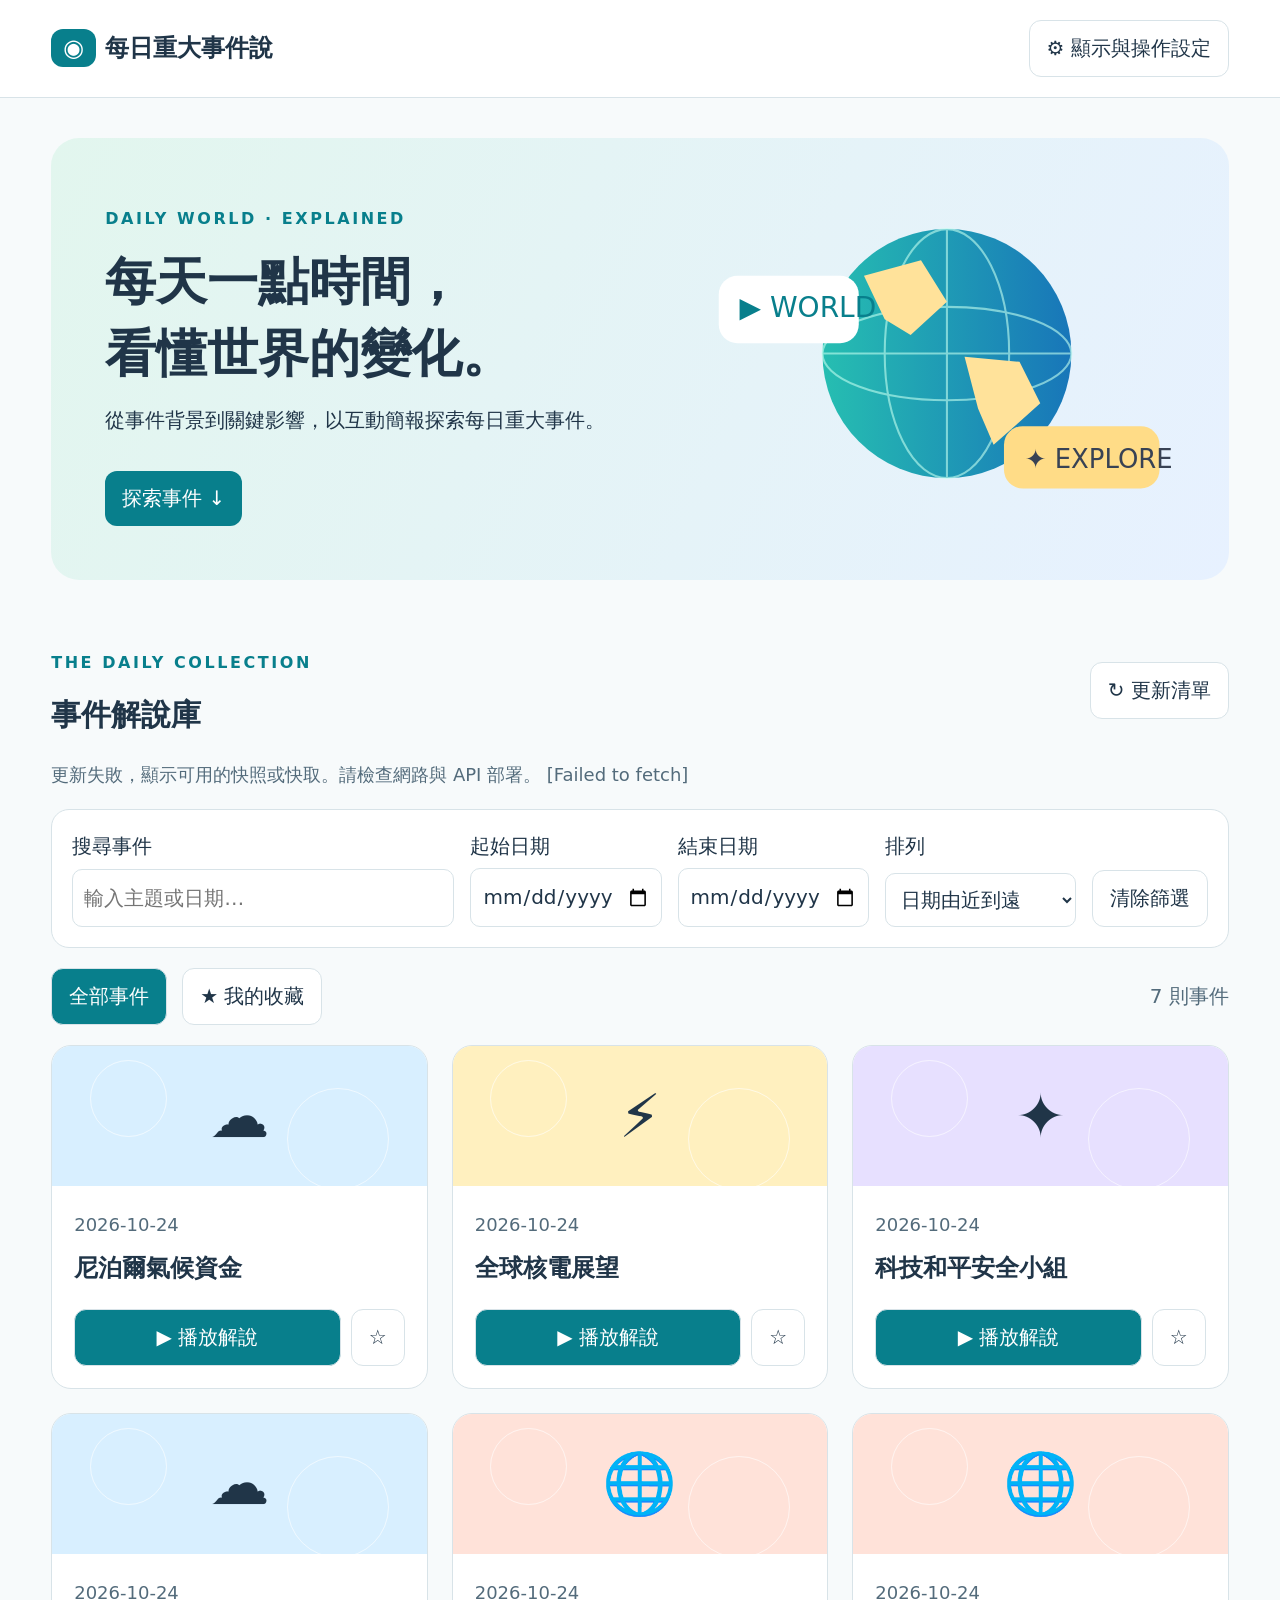
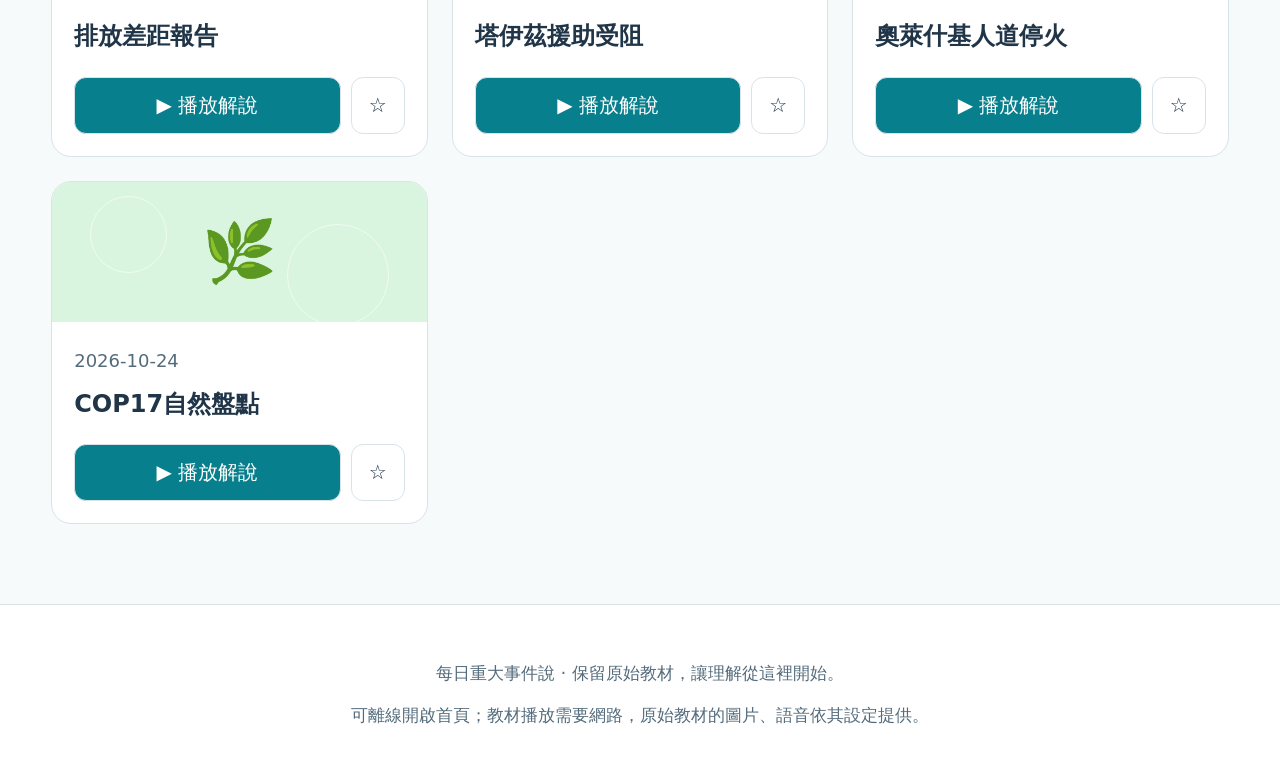
<file: index.html>
<!doctype html>
<html lang="zh-Hant"><head><meta charset="utf-8"><meta name="viewport" content="width=device-width,initial-scale=1"><meta name="theme-color" content="#087f8c"><meta name="description" content="每日重大事件的視覺化解說與互動學習"><title>每日重大事件說</title><link rel="manifest" href="manifest.webmanifest"><link rel="icon" href="assets/icon.svg"><link rel="stylesheet" href="style.css"><script defer src="config.js?v=2"></script><script defer src="app.js?v=2"></script></head>
<body><a class="skip" href="#library">跳至事件清單</a><header><a class="brand" href="./"><span>◉</span> <span data-i="brand">每日重大事件說</span></a><button id="settingsOpen" data-i="settings">⚙️ 顯示與操作設定</button></header>
<main id="shell"><section class="hero"><div><p class="eyebrow">DAILY WORLD · EXPLAINED</p><h1 data-i="hero">每天一點時間，<br>看懂世界的變化。</h1><p data-i="intro">從事件背景到關鍵影響，以互動簡報探索每日重大事件。</p><a class="primary" href="#library" data-i="browse">探索事件 ↓</a></div><svg viewBox="0 0 460 310" role="img" aria-label="世界事件示意圖"><defs><linearGradient id="g"><stop stop-color="#26beb1"/><stop offset="1" stop-color="#1876b9"/></linearGradient></defs><circle cx="240" cy="150" r="120" fill="url(#g)"/><g fill="none" stroke="#c2fff0" stroke-width="2" opacity=".6"><ellipse cx="240" cy="150" rx="60" ry="120"/><ellipse cx="240" cy="150" rx="120" ry="45"/><path d="M120 150h240M240 30v240"/></g><g fill="#ffe29a"><path d="m160 75 55-15 25 40-35 32-25-15zM257 153l53 5 20 40-45 40-15-35z"/></g><g class="float"><rect x="20" y="75" width="135" height="65" rx="18" fill="#fff"/><text x="40" y="115" font-size="27" fill="#087f8c">▶ WORLD</text></g><g class="float"><rect x="295" y="220" width="150" height="60" rx="18" fill="#ffdc87"/><text x="315" y="260" font-size="25" fill="#384254">✦ EXPLORE</text></g></svg></section>
<section id="library"><div class="sectionHead"><div><p class="eyebrow">THE DAILY COLLECTION</p><h2 data-i="library">事件解說庫</h2></div><button id="refresh" data-i="refresh">↻ 更新清單</button></div><p id="status" role="status" aria-live="polite"></p><div class="toolbar"><label><span data-i="search">搜尋事件</span><input id="search" type="search" placeholder="輸入主題或日期…"></label><label><span data-i="from">起始日期</span><input id="from" type="date"></label><label><span data-i="to">結束日期</span><input id="to" type="date"></label><label><span data-i="sort">排列</span><select id="sort"><option value="new" data-i="new">日期由近到遠</option><option value="old" data-i="old">日期由遠到近</option></select></label><button id="reset" data-i="reset">清除篩選</button></div><div class="tabs"><button id="all" aria-pressed="true" data-i="all">全部事件</button><button id="favorites" aria-pressed="false" data-i="favorites">★ 我的收藏</button><span id="count"></span></div><div id="cards" class="cards"></div></section></main>
<footer><p data-i="footer">每日重大事件說 · 保留原始教材，讓理解從這裡開始。</p><p data-i="offlineNote">可離線開啟首頁；教材播放需要網路，原始教材的圖片、語音依其設定提供。</p><button id="install" hidden data-i="install">＋ 安裝到裝置</button></footer>
<dialog id="settings"><div class="dialogHead"><h2 data-i="settings">⚙️ 顯示與操作設定</h2><button id="settingsClose" aria-label="關閉 / Close">✕</button></div><div class="settingRows"><label><span data-i="fullscreen">全螢幕</span><button id="fullscreen" data-i="toggleFull">開啟／關閉</button></label><label><span data-i="sound">音效</span><select id="sound"><option value="off" data-i="off">關閉</option><option value="on" data-i="on">開啟</option></select></label><label><span data-i="device">裝置</span><select id="device"><option value="auto" data-i="auto">自動</option><option value="phone" data-i="phone">手機</option><option value="tablet" data-i="tablet">平板</option><option value="desktop" data-i="desktop">電腦</option></select></label><label><span data-i="layout">版面</span><select id="layout"><option value="auto" data-i="auto">自動</option><option value="portrait" data-i="portrait">直式</option><option value="landscape" data-i="landscape">橫式</option></select></label><label><span data-i="language">語言</span><select id="language"><option value="zh">繁體中文</option><option value="en">English</option></select></label><label><span data-i="font">字體</span><select id="font"><option value="small" data-i="small">縮小</option><option value="normal" data-i="normal">標準</option><option value="large" data-i="large">放大</option></select></label><label><span data-i="theme">色系</span><select id="theme"><option value="auto" data-i="system">跟隨系統</option><option value="light" data-i="light">亮色</option><option value="dark" data-i="dark">暗色</option></select></label></div><p data-i="settingsNote">設定會保存在此裝置。語言、字體、色系與音效作用於網站介面；原始教材保留自己的控制。</p></dialog>
<dialog id="player"><div class="dialogHead"><h2 id="playerTitle"></h2><button id="playerClose" data-i="close">關閉 ✕</button></div><p id="playerHint" role="status" data-i="hint">正在載入原始教材；若旁白未開始，請點教材內的「開始播放」。</p><iframe id="frame" title="事件解說播放器" sandbox="allow-scripts allow-modals allow-popups" allow="autoplay; fullscreen" allowfullscreen></iframe><div class="playerFoot"><button id="retry" data-i="retry">重新載入</button><a id="source" target="_blank" rel="noopener" data-i="source">Google Drive 原檔 ↗</a></div></dialog>
</body></html>
</file>
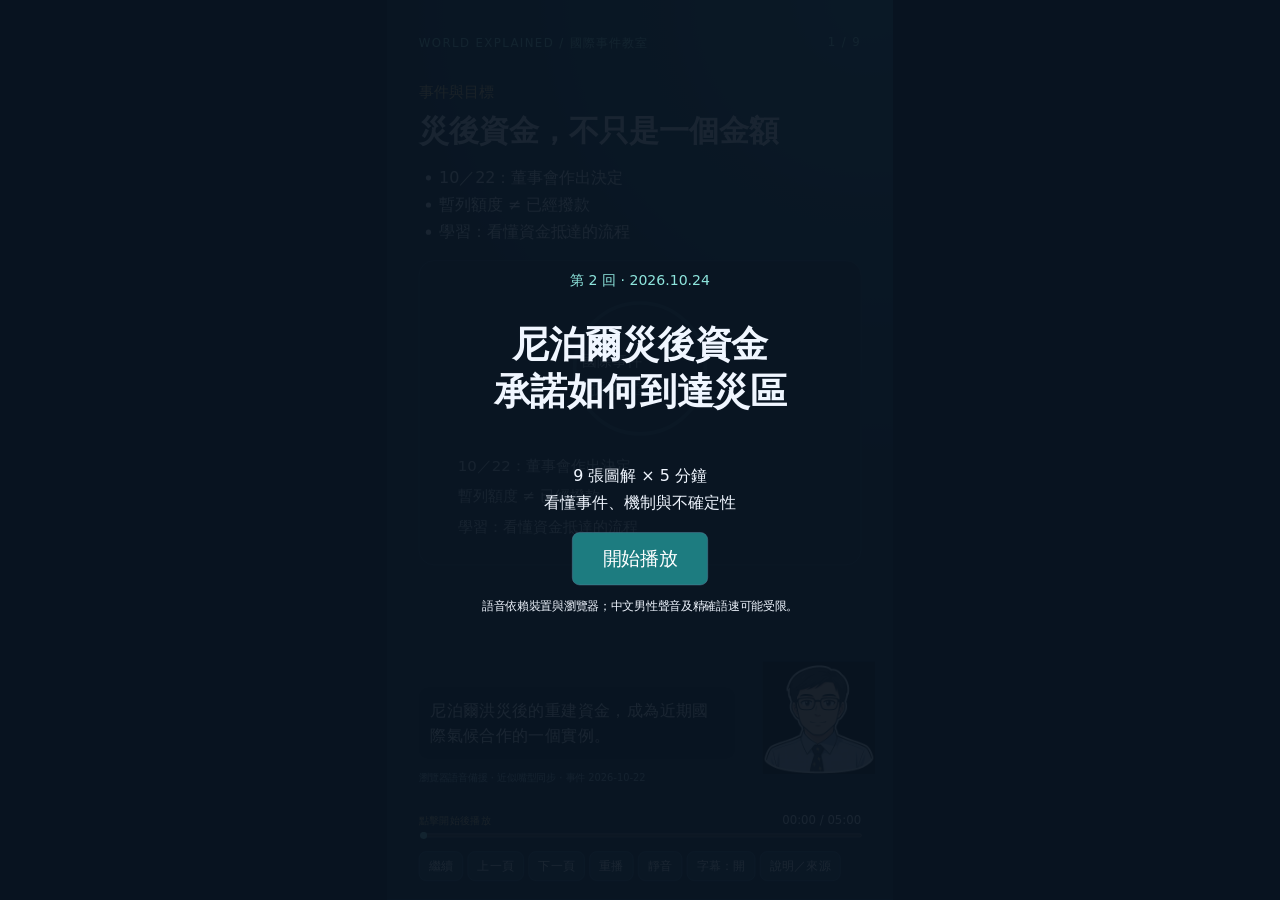
<file: content/19OChJhAbn-Qsx60RwsjWyqcf4zKQLp09.html>
<!doctype html><html lang="zh-Hant"><meta charset="utf-8"><meta name="viewport" content="width=device-width,initial-scale=1"><title>尼泊爾災後資金：承諾如何到達災區｜300秒</title><style>
*{box-sizing:border-box}body{margin:0;background:#081320;color:#f0f6ff;font-family:system-ui,"Noto Sans TC",sans-serif}button,a,input{touch-action:manipulation}button{font:inherit;cursor:pointer;border:1px solid #5b7d99;border-radius:16px;background:#16384e;color:#fff;padding:13px 20px}button:hover,button.active{background:#197b80}#wrap{position:relative;margin:auto;width:min(100vw,56.25vh);height:min(177.777vw,100vh);overflow:hidden}#stage{width:1080px;height:1920px;position:absolute;transform-origin:top left;background:radial-gradient(circle at 95% 0,#1d5365,transparent 45%),#0d2030;padding:76px 68px}header{display:flex;justify-content:space-between;font-size:25px;letter-spacing:3px;color:#8ee5dd}#kicker{margin-top:65px;color:#f3c876;font-size:32px}h1{font-size:64px;line-height:1.25;margin:22px 0 30px;max-width:940px}#points{font-size:34px;line-height:1.7;margin:0;min-height:176px;padding-left:43px}#visual{height:650px;margin-top:30px;border:1px solid #396075;border-radius:32px;background:#0b1929;overflow:hidden}svg{width:100%;height:100%;font-family:inherit}svg text{fill:#edf7ff;font-size:32px}svg .muted{fill:#99b6c8;font-size:25px}svg .accent{fill:#82e2d6}#interactive{height:110px;font-size:27px;padding-top:20px}#interactive button{margin:0 10px 6px 0}#hint{color:#b7d2de;font-size:25px;min-height:48px;max-width:660px}#sub{position:absolute;bottom:300px;left:68px;width:675px;min-height:130px;padding:24px;border-radius:20px;background:#061019;font-size:35px;line-height:1.5}#avatar{position:absolute;right:38px;bottom:268px;width:240px;height:240px}#avatar img{width:100%;height:100%}#mouth{position:absolute;left:44%;top:53%;width:16%;height:5%;border-radius:50%;background:#542c29;display:none}#avatar.speaking #mouth{display:block;animation:talk .19s infinite alternate}@keyframes talk{from{transform:scaleY(.25)}to{transform:scaleY(1)}}.footnote{position:absolute;bottom:245px;left:68px;font-size:21px;color:#a8c5d6}#controls{position:absolute;left:68px;right:68px;bottom:40px}#seek{width:100%;height:30px;accent-color:#8ee5dd}#row{display:flex;gap:10px;flex-wrap:wrap;font-size:26px;margin-top:15px}#clock{font-size:25px;float:right}#cover{position:absolute;inset:0;background:#091522ed;z-index:10;display:flex;flex-direction:column;justify-content:center;align-items:center;padding:90px;text-align:center}#cover h2{font-size:78px;line-height:1.3}#cover p{font-size:34px;line-height:1.7}#cover button{font-size:40px;background:#1d7c80;padding:28px 64px}.fade{animation:arrive .5s ease}@keyframes arrive{from{opacity:.2;transform:translateY(15px)}to{opacity:1;transform:none}}dialog{width:min(900px,94vw);max-height:85vh;background:#102636;color:#fff;border:1px solid #5c899d;border-radius:20px;padding:30px;font-size:20px;line-height:1.7}dialog a{color:#8ee5dd}dialog::backdrop{background:#000a}details{margin:18px 0}summary{cursor:pointer}#status{font-size:22px;color:#e8c67c}
</style><div id="wrap"><main id="stage"><header><span>WORLD EXPLAINED / 國際事件教室</span><span id="page"></span></header><div id="kicker"></div><h1 id="title"></h1><ul id="points"></ul><div id="visual"></div><div id="interactive"></div><div id="hint"></div><div id="sub" aria-live="polite"></div><div id="avatar"><img alt="指定人物講者" src="[data-uri]"><span id="mouth"></span></div><div class="footnote">瀏覽器語音備援 · 近似嘴型同步 · 事件 2026-10-22</div><div id="controls"><span id="status">點擊開始後播放</span><span id="clock">00:00 / 05:00</span><input id="seek" aria-label="播放進度" type="range" min="0" max="300" step="0.1" value="0"><div id="row"><button id="play">播放</button><button id="prev">上一頁</button><button id="next">下一頁</button><button id="restart">重播</button><button id="mute">靜音</button><button id="captions">字幕：開</button><button id="info">說明／來源</button></div></div><div id="cover"><div style="font-size:30px;color:#8ee5dd">第 2 回 · 2026.10.24</div><h2>尼泊爾災後資金<br>承諾如何到達災區</h2><p>9 張圖解 × 5 分鐘<br>看懂事件、機制與不確定性</p><button id="start">開始播放</button><p style="font-size:25px">語音依賴裝置與瀏覽器；中文男性聲音及精確語速可能受限。</p></div></main></div><dialog id="dialog"><button id="close">關閉</button><h2>操作說明與資料來源</h2><p>下載本 HTML 後，以 Chrome、Edge 或 Safari 開啟，按開始播放。統一時間軸為 300 秒，手動暫停不計入。圖表按鈕可切換情境；城市標記可點選。最後一頁先思考 8 秒，再自動揭示答案。</p><p>旁白採瀏覽器 speechSynthesis，未內嵌音訊。優先選用可用的中文男性語音，否則使用中文語音。可用聲音、連線需求與語音時間依裝置而異，不能保證完全離線。每段旁白字幕一致並切為短句，時間軸過頁時會取消未完語音；較慢裝置可能有截句。嘴型依語音播放狀態近似同步，不是精確對嘴。</p><p>事件日期：2026-10-22；資料查核：2026-10-24 12:41 +0800（Asia/Taipei）。本批已檢查指定資料夾與製作紀錄，避開核電及奧萊什基停火主題。</p><ol><li><a target="_blank" rel="noopener" href="https://www.frld.org/sites/default/files/FRLD_Press_Release_Nepal_22Oct2026-2.pdf">FRLD 10月22日官方新聞稿</a></li><li><a target="_blank" rel="noopener" href="https://kathmandupost.com/national/2026/10/22/loss-and-damage-fund-allocates-20-million-to-nepal">The Kathmandu Post 10月22日報導</a></li><li><a target="_blank" rel="noopener" href="https://www.twn.my/title2/climate/info.service/2026/cc261002.htm">TWN 決議條文報導</a></li></ol><p>查核註記：額度口徑：官方新聞稿搜尋摘要為2,160萬美元；媒體多報2,000萬。TWN引述決議說明包含160萬監督費。官方PDF全文取得失敗，教材標明來源層級，不宣稱已實際撥款。</p><p>驗證範圍：時間軸及播放控制經程式模擬與Chromium操作檢查；桌機與手機尺寸已擷取畫面，代表頁完成目視檢查。測試瀏覽器沒有可用語音，因此實際旁白聽感與字幕、嘴型同步尚未實測。</p><details><summary>完整逐字稿與各頁時間</summary><div id="transcript"></div></details></dialog><script>
const slides=[{"title": "災後資金，不只是一個金額", "points": ["10／22：董事會作出決定", "暫列額度 ≠ 已經撥款", "學習：看懂資金抵達的流程"], "narration": "尼泊爾洪災後的重建資金，成為近期國際氣候合作的一個實例。十月二十二日，損失與損害基金董事會為尼泊爾回應暫列資金。這一課先不把新聞標題中的金額當成已到手的現金。我們要看清楚，從國際決定走到災區重建，中間還有哪些步驟。", "kicker": "事件與目標", "start": 0, "end": 33, "kind": "generic"}, {"title": "地方受災，跨國協作", "points": ["尼泊爾：受災社區與政府", "FRLD：損失與損害基金", "捐助方與執行者：不同角色"], "narration": "這次回應涉及尼泊爾的河谷受災社區，以及跨國合作成立的損失與損害基金。這個名稱可以白話理解成：面對氣候相關衝擊已經造成的損害，協助脆弱國家回應的資金機制。受災政府提出需求，基金審議，執行者安排工作；每一種角色都不完全相同。", "kicker": "地理與角色", "start": 33, "end": 66, "kind": "generic"}, {"title": "把災害與決定分開", "points": ["08／26：洪災發生", "08／31：政府提出援助請求", "10／22：董事會特別會議"], "narration": "地方媒體報導，八月二十六日的洪災造成嚴重破壞，尼泊爾政府在八月底提出援助請求。到了十月二十二日，董事會特別會議處理資金安排。請注意，十月的新聞是援助機制的新進展，不是洪災才剛發生。區分災害日期與決定日期，才能評估回應速度。", "kicker": "發展時間軸", "start": 66, "end": 99, "kind": "generic"}, {"title": "三個詞，三種不同狀態", "points": ["承諾：表示願意提供支持", "暫列：先保留可用額度", "撥款：資金實際移轉"], "narration": "新聞中常見承諾、核准與撥款，看起來相似，實際意思不同。承諾像答應要出資，暫列像先替某項需求保留預算，實際撥款才是款項移轉。這是理解資金流程的教學比喻，並非所有基金都用完全相同程序。因此，看到資金新聞，要回到原始決定，確認條件與下一步。", "kicker": "名詞與背景", "start": 99, "end": 132, "kind": "generic"}, {"title": "兩個金額，先查口徑", "points": ["媒體常報：2,000萬美元", "官方摘要：2,160萬美元", "TWN：包含160萬監督費"], "narration": "這次查核出現兩種金額。地方媒體多以兩千萬美元報導，官方新聞稿搜尋摘要則列兩千一百六十萬。TWN引述決議，說明總額包含一百六十萬的監督費。這提供了口徑不同的解釋，但本次未取得官方PDF全文，所以仍標示查核限制，也不能由暫列金額推定已完成撥款。", "kicker": "比較與辨識", "start": 132, "end": 165, "kind": "generic"}, {"title": "從資金到生活改善", "points": ["需求與方案 → 審議", "執行與監督 → 實際服務", "觀察成果，不只觀察承諾"], "narration": "一筆資金要變成生活改善，需要把需求寫成方案，再經過審議、執行與監督。以重建學校為例，工程是否完成、學生是否能安全上課，比只知道預算更接近成果。這是示意案例，不是在宣稱本次款項已指定用於某間學校。看資金新聞，也要追蹤它最後改善了什麼。", "kicker": "核心運作", "start": 165, "end": 198, "kind": "generic"}, {"title": "國際意義與台灣提問", "points": ["國際：災後回應與資金治理", "台灣：可借鏡透明度與追蹤", "不推定台灣具基金申請資格"], "narration": "國際上，這起事件讓人檢視氣候資金能否及時回應災後需要。對台灣讀者，可延伸思考救災與重建資訊應如何公開，以及捐款和成果怎麼追蹤。這是治理上的比較，不代表台灣具備這項基金的申請資格，也不把其他地方的災害原因直接套到台灣。", "kicker": "國際與台灣", "start": 198, "end": 231, "kind": "generic"}, {"title": "後續要追蹤什麼", "points": ["申請條件與審議進度", "實際撥款與執行安排", "社區參與與成果公開"], "narration": "接下來值得追蹤的是：後續申請需要什麼條件，何時完成審議，以及款項何時實際移轉。也要看執行安排是否讓受災社區參與，成果是否公開。這些都還不能由本次決定單獨回答。面對不確定資訊，先記下待查問題，會比急著宣布援助已全部完成更準確。", "kicker": "待觀察問題", "start": 231, "end": 264, "kind": "generic"}, {"title": "檢核：你能分清楚嗎", "points": ["① 暫列就是已撥款？", "② 兩種金額必定互相矛盾？", "③ 國際基金必定適用台灣？"], "narration": "最後想想三個問題。暫列額度是否等於已撥款？兩種金額是否必定互相矛盾？國際基金是否必定適用台灣？三題都不能這樣推論。金額可能採不同口徑，資格也需要另外確認。請記住，讀懂資金新聞，要同時看狀態、條件和實際成果。", "kicker": "理解檢核", "start": 264, "end": 300, "kind": "quiz"}]; const $=id=>document.getElementById(id);let t=0,running=false,muted=false,cc=true,index=-1,last=0,token=0,utter=null,speaking=false,low=false,doneKey='',spokenCaption='';const synth=window.speechSynthesis;const duration=300;
function resize(){let w=$('wrap').clientWidth;$('stage').style.transform=`scale(${w/1080})`}addEventListener('resize',resize);resize();
function fmt(x){return Math.floor(x/60).toString().padStart(2,'0')+':'+Math.floor(x%60).toString().padStart(2,'0')}
function svg(body){return `<svg viewBox="0 0 940 650" role="img" aria-label="${slides[index].title}">${body}</svg>`}function txt(x,y,s,c=''){return `<text x="${x}" y="${y}" class="${c}">${s}</text>`}function box(x,y,w,h,s){return `<rect x="${x}" y="${y}" width="${w}" height="${h}" rx="24" fill="#173e51" stroke="#59b6b4"/>`+txt(x+25,y+h/2+12,s)}
function draw(){const s=slides[index];let b='';$('interactive').innerHTML='';$('hint').textContent='';const node=(y,label,num)=>`<circle cx="105" cy="${y+54}" r="31" fill="#76d4c9"/>`+txt(94,y+65,String(num))+box(165,y,700,108,label);if(index===0){b='<circle cx="470" cy="230" r="140" fill="none" stroke="#76d4c9" stroke-width="8"/>'+txt(345,225,'國際事件')+txt(365,285,'拆解教室','accent');s.points.forEach((v,i)=>b+=txt(80,450+i*65,v));}else if(index===1){b=box(70,105,800,125,s.points[0])+txt(445,285,'↓')+box(70,325,800,125,s.points[1])+txt(70,560,'定位與角色關係示意；不是即時地圖','muted');$('interactive').innerHTML='<button data-city="'+s.points[0]+'">地點／角色①</button><button data-city="'+s.points[1]+'">地點／角色②</button>';}else if(index===2){b='<path d="M105 110V550" stroke="#76d4c9" stroke-width="7"/>';s.points.forEach((v,i)=>b+=node(95+i*180,v,i+1));}else if(index===4){b=txt(65,70,'點按下方，逐項比較概念','muted');let n=low?1:0;b+=box(65,130,810,155,s.points[n])+box(65,380,810,155,s.points[2]);$('interactive').innerHTML='<button data-case="high" class="'+(!low?'active':'')+'">比較第一項</button><button data-case="low" class="'+(low?'active':'')+'">比較第二項</button>';$('hint').textContent='概念比較示意；不表示數量或比例。';}else if(index===8){s.points.forEach((v,i)=>b+=box(65,65+i*180,810,125,v));$('interactive').innerHTML='<button data-answer="no">三題都不是</button><button data-answer="yes">三題都是</button>';}else{let mode=index===3||index===6;s.points.forEach((v,i)=>{b+=box(65,60+i*190,810,125,v);if(!mode&&i<2)b+=txt(440,230+i*190,'↓');});if(index===3)$('interactive').innerHTML='<button data-city="'+s.narration.slice(0,90)+'">展開名詞說明</button>';}$('visual').innerHTML=svg(b);}
function cancel(){token++;if(synth)synth.cancel();speaking=false;$('avatar').classList.remove('speaking');}
function parts(){return (slides[index].narration.match(/[^。！？]+[。！？]?/g)||[]).flatMap(x=>x.match(/.{1,28}(?:[，、；：]|$)|.{1,28}/g)||[]) }
function speakFrom(pos){cancel();spokenCaption='';if(!running||muted||!synth)return;const my=token;let arr=parts(),len=slides[index].end-slides[index].start;let n=Math.min(arr.length-1,Math.floor(pos/len*arr.length));function say(j){if(my!==token||!running||muted||j>=arr.length)return;utter=new SpeechSynthesisUtterance(arr[j]);utter.lang='zh-TW';utter.rate=1;let voices=synth.getVoices();utter.voice=voices.find(v=>/zh|cmn/i.test(v.lang)&&/male|男|yun|david|hanhan/i.test(v.name))||voices.find(v=>v.lang==='zh-TW')||voices.find(v=>/^zh/.test(v.lang))||null;utter.onstart=()=>{if(my!==token)return;speaking=true;spokenCaption=arr[j];$('sub').textContent=cc?arr[j]:'';$('avatar').classList.add('speaking')};utter.onend=()=>{if(my!==token)return;speaking=false;$('avatar').classList.remove('speaking');say(j+1)};utter.onerror=()=>{if(my!==token)return;speaking=false;$('avatar').classList.remove('speaking');$('status').textContent='語音不可用；時間軸仍播放'};synth.speak(utter)}say(n)}
function render(force=false){let ni=Math.min(8,slides.findIndex(s=>t<s.end));if(ni<0)ni=8;if(ni!==index||force){index=ni;const s=slides[index];$('kicker').textContent=s.kicker;$('title').textContent=s.title;$('points').innerHTML=s.points.map(x=>'<li>'+x+'</li>').join('');$('page').textContent=`${index+1} / 9`;$('title').classList.remove('fade');void $('title').offsetWidth;$('title').classList.add('fade');draw();speakFrom(t-s.start);doneKey='';}let local=t-slides[index].start;if(!speaking){let p=parts(),n=Math.min(p.length-1,Math.floor(local/(slides[index].end-slides[index].start)*p.length));$('sub').textContent=cc?(spokenCaption&&!muted?spokenCaption:p[n]):'';}if(!cc)$('sub').textContent='';$('seek').value=t;$('clock').textContent=fmt(t)+' / 05:00';$('play').textContent=running?'暫停':'繼續';if(slides[index].kind==='quiz'&&!doneKey){$('hint').textContent=local<8?'思考倒數：'+Math.ceil(8-local)+' 秒':'答案：三題都不是。暫列不等於撥款；金額須查口徑；申請資格須另查。';}document.documentElement.style.setProperty('--progress',local/33);$('visual').style.opacity=.85+.15*Math.min(1,local/2);[...$('visual').querySelectorAll('rect,circle,path')].forEach((e,i)=>{e.style.opacity=.3+.7*Math.min(1,Math.max(0,(local-i*.35)/1.5));});}
function setTime(v){cancel();t=Math.max(0,Math.min(300,v));if(t===300)running=false;render(true)}function toggle(){if(running){running=false;cancel();}else{if(t>=300)t=0;running=true;last=performance.now();speakFrom(t-slides[Math.max(0,index)].start)}render()}
$('start').onclick=()=>{$('cover').style.display='none';running=true;last=performance.now();render(true);$('status').textContent='瀏覽器語音 · 近似嘴型同步'};$('play').onclick=toggle;$('prev').onclick=()=>setTime(slides[Math.max(0,index-1)].start);$('next').onclick=()=>setTime(slides[Math.min(8,index+1)].start);$('restart').onclick=()=>setTime(0);$('seek').oninput=e=>setTime(+e.target.value);$('mute').onclick=()=>{muted=!muted;$('mute').textContent=muted?'開啟聲音':'靜音';if(muted)cancel();else speakFrom(t-slides[index].start)};$('captions').onclick=()=>{cc=!cc;$('captions').textContent=cc?'字幕：開':'字幕：關';if(cc&&utter&&speaking)$('sub').textContent=utter.text;render()};let resumeAfter=false;$('info').onclick=()=>{resumeAfter=running;if(running)toggle();$('dialog').showModal()};$('close').onclick=()=>$('dialog').close();$('dialog').onclose=()=>{if(resumeAfter&&!running)toggle();resumeAfter=false};$('interactive').onclick=e=>{let b=e.target.closest('button');if(!b)return;if(b.dataset.city)$('hint').textContent=b.dataset.city;if(b.dataset.case){low=b.dataset.case==='low';draw()}if(b.dataset.answer){doneKey='answered';$('hint').textContent=(b.dataset.answer==='no'?'答對了！':'再想一下：')+'三題都不是。金額可能採不同口徑，資格也需要另外確認。請記住，讀懂資金新聞，要同時看狀態、條件和實際成果。'}};
$('transcript').innerHTML=slides.map(s=>`<h3>${fmt(s.start)}–${fmt(s.end)} ${s.title}</h3><p>${s.narration}</p>`).join('');function loop(now){if(running){t=Math.min(300,t+(now-last)/1000);if(t>=300){running=false;cancel();$('status').textContent='播放完畢'}}last=now;render();requestAnimationFrame(loop)}render();requestAnimationFrame(loop);window.lessonTest={get:()=>({t,running,muted,index,speaking}),seek:setTime,slides};
</script></html>
</file>
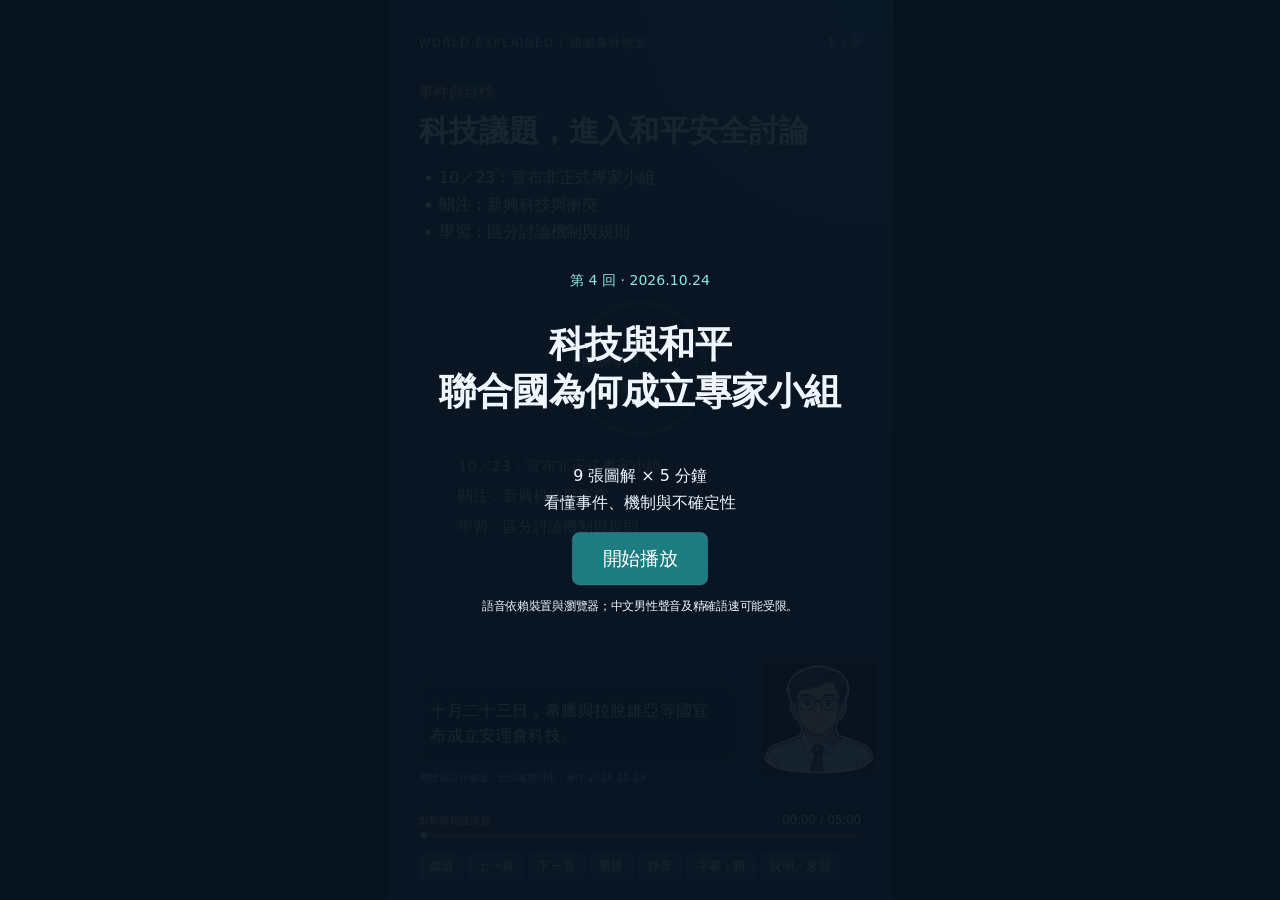
<file: content/1a-o1izPLXnCTfLMhqr8tiZvRPosryWUA.html>
<!doctype html><html lang="zh-Hant"><meta charset="utf-8"><meta name="viewport" content="width=device-width,initial-scale=1"><title>科技與和平：聯合國為何成立專家小組｜300秒</title><style>
*{box-sizing:border-box}body{margin:0;background:#081320;color:#f0f6ff;font-family:system-ui,"Noto Sans TC",sans-serif}button,a,input{touch-action:manipulation}button{font:inherit;cursor:pointer;border:1px solid #5b7d99;border-radius:16px;background:#16384e;color:#fff;padding:13px 20px}button:hover,button.active{background:#197b80}#wrap{position:relative;margin:auto;width:min(100vw,56.25vh);height:min(177.777vw,100vh);overflow:hidden}#stage{width:1080px;height:1920px;position:absolute;transform-origin:top left;background:radial-gradient(circle at 95% 0,#1d5365,transparent 45%),#0d2030;padding:76px 68px}header{display:flex;justify-content:space-between;font-size:25px;letter-spacing:3px;color:#8ee5dd}#kicker{margin-top:65px;color:#f3c876;font-size:32px}h1{font-size:64px;line-height:1.25;margin:22px 0 30px;max-width:940px}#points{font-size:34px;line-height:1.7;margin:0;min-height:176px;padding-left:43px}#visual{height:650px;margin-top:30px;border:1px solid #396075;border-radius:32px;background:#0b1929;overflow:hidden}svg{width:100%;height:100%;font-family:inherit}svg text{fill:#edf7ff;font-size:32px}svg .muted{fill:#99b6c8;font-size:25px}svg .accent{fill:#82e2d6}#interactive{height:110px;font-size:27px;padding-top:20px}#interactive button{margin:0 10px 6px 0}#hint{color:#b7d2de;font-size:25px;min-height:48px;max-width:660px}#sub{position:absolute;bottom:300px;left:68px;width:675px;min-height:130px;padding:24px;border-radius:20px;background:#061019;font-size:35px;line-height:1.5}#avatar{position:absolute;right:38px;bottom:268px;width:240px;height:240px}#avatar img{width:100%;height:100%}#mouth{position:absolute;left:44%;top:53%;width:16%;height:5%;border-radius:50%;background:#542c29;display:none}#avatar.speaking #mouth{display:block;animation:talk .19s infinite alternate}@keyframes talk{from{transform:scaleY(.25)}to{transform:scaleY(1)}}.footnote{position:absolute;bottom:245px;left:68px;font-size:21px;color:#a8c5d6}#controls{position:absolute;left:68px;right:68px;bottom:40px}#seek{width:100%;height:30px;accent-color:#8ee5dd}#row{display:flex;gap:10px;flex-wrap:wrap;font-size:26px;margin-top:15px}#clock{font-size:25px;float:right}#cover{position:absolute;inset:0;background:#091522ed;z-index:10;display:flex;flex-direction:column;justify-content:center;align-items:center;padding:90px;text-align:center}#cover h2{font-size:78px;line-height:1.3}#cover p{font-size:34px;line-height:1.7}#cover button{font-size:40px;background:#1d7c80;padding:28px 64px}.fade{animation:arrive .5s ease}@keyframes arrive{from{opacity:.2;transform:translateY(15px)}to{opacity:1;transform:none}}dialog{width:min(900px,94vw);max-height:85vh;background:#102636;color:#fff;border:1px solid #5c899d;border-radius:20px;padding:30px;font-size:20px;line-height:1.7}dialog a{color:#8ee5dd}dialog::backdrop{background:#000a}details{margin:18px 0}summary{cursor:pointer}#status{font-size:22px;color:#e8c67c}
</style><div id="wrap"><main id="stage"><header><span>WORLD EXPLAINED / 國際事件教室</span><span id="page"></span></header><div id="kicker"></div><h1 id="title"></h1><ul id="points"></ul><div id="visual"></div><div id="interactive"></div><div id="hint"></div><div id="sub" aria-live="polite"></div><div id="avatar"><img alt="指定人物講者" src="[data-uri]"><span id="mouth"></span></div><div class="footnote">瀏覽器語音備援 · 近似嘴型同步 · 事件 2026-10-23</div><div id="controls"><span id="status">點擊開始後播放</span><span id="clock">00:00 / 05:00</span><input id="seek" aria-label="播放進度" type="range" min="0" max="300" step="0.1" value="0"><div id="row"><button id="play">播放</button><button id="prev">上一頁</button><button id="next">下一頁</button><button id="restart">重播</button><button id="mute">靜音</button><button id="captions">字幕：開</button><button id="info">說明／來源</button></div></div><div id="cover"><div style="font-size:30px;color:#8ee5dd">第 4 回 · 2026.10.24</div><h2>科技與和平<br>聯合國為何成立專家小組</h2><p>9 張圖解 × 5 分鐘<br>看懂事件、機制與不確定性</p><button id="start">開始播放</button><p style="font-size:25px">語音依賴裝置與瀏覽器；中文男性聲音及精確語速可能受限。</p></div></main></div><dialog id="dialog"><button id="close">關閉</button><h2>操作說明與資料來源</h2><p>下載本 HTML 後，以 Chrome、Edge 或 Safari 開啟，按開始播放。統一時間軸為 300 秒，手動暫停不計入。圖表按鈕可切換情境；城市標記可點選。最後一頁先思考 8 秒，再自動揭示答案。</p><p>旁白採瀏覽器 speechSynthesis，未內嵌音訊。優先選用可用的中文男性語音，否則使用中文語音。可用聲音、連線需求與語音時間依裝置而異，不能保證完全離線。每段旁白字幕一致並切為短句，時間軸過頁時會取消未完語音；較慢裝置可能有截句。嘴型依語音播放狀態近似同步，不是精確對嘴。</p><p>事件日期：2026-10-23；資料查核：2026-10-24 12:41 +0800（Asia/Taipei）。本批已檢查指定資料夾與製作紀錄，避開核電及奧萊什基停火主題。</p><ol><li><a target="_blank" rel="noopener" href="https://www2.mfa.gov.lv/en/newyork/news/74170-stakeout-by-the-permanent-representatives-of-greece-aglaia-balta-and-latvia-sanitapavluta-deslandes-to-the-united-nations">拉脫維亞常駐聯合國代表團聯合聲明</a></li><li><a target="_blank" rel="noopener" href="https://webtv.un.org/en/schedule/2026-10-23">UN Web TV 10月23日活動紀錄</a></li><li><a target="_blank" rel="noopener" href="https://www.securitycouncilreport.org/monthly-forecast/2026-10/emerging-technologies-and-maritime-security.php">Security Council Report 背景分析</a></li></ol><p>查核註記：成立日期採10月23日官方聯合聲明；活動紀錄交叉確認宣布活動。背景分析發表較早，不作為已成立的證據。小組是非正式討論機制，並非新的全球科技法規。</p><p>驗證範圍：時間軸及播放控制經程式模擬與Chromium操作檢查；桌機與手機尺寸已擷取畫面，代表頁完成目視檢查。測試瀏覽器沒有可用語音，因此實際旁白聽感與字幕、嘴型同步尚未實測。</p><details><summary>完整逐字稿與各頁時間</summary><div id="transcript"></div></details></dialog><script>
const slides=[{"title": "科技議題，進入和平安全討論", "points": ["10／23：宣布非正式專家小組", "關注：新興科技與衝突", "學習：區分討論機制與規則"], "narration": "十月二十三日，希臘與拉脫維亞等國宣布成立安理會科技、和平與安全非正式專家小組。名稱很長，但重點是讓成員更持續地討論新科技的安全影響。今天我們要練習分辨：成立討論機制，是不是等於已經通過全球法規？答案需要看它的性質與權限。", "kicker": "事件與目標", "start": 0, "end": 33, "kind": "generic"}, {"title": "誰提出，在哪裡討論", "points": ["紐約：聯合國討論場合", "希臘、拉脫維亞等：倡議成員", "專家討論：協助理解科技影響"], "narration": "這項宣布在紐約聯合國的公開媒體場合進行。官方聯合聲明列出多個參與倡議的國家，包含希臘與拉脫維亞。要注意，參與一個討論平台，和授權它替所有國家制定規則，是不同事情。理解國際組織新聞，先確認誰發言、代表誰，以及宣布的是哪一層級的安排。", "kicker": "地理與角色", "start": 33, "end": 66, "kind": "generic"}, {"title": "從預先討論到正式宣布", "points": ["先前：安理會已討論科技議題", "10／23：官方宣布啟動小組", "未來：觀察討論與實際產出"], "narration": "科技與安全並不是今天才被提起。先前安理會已有相關討論，背景分析也曾提到成立專家小組的可能。十月二十三日的聯合聲明，才是本課採用的啟動證據。先前的建議不能提前寫成已完成；未來是否有成果，也需要等實際文件與活動來確認。", "kicker": "發展時間軸", "start": 66, "end": 99, "kind": "generic"}, {"title": "一項工具，可能有多種用途", "points": ["新興科技 → 新機會", "使用情境 → 不同風險", "治理判斷 → 需要專業資訊"], "narration": "官方聲明指出，新科技帶來機會，也帶來新的風險。白話來說，同樣一種工具，使用目的、資料品質與操作方式不同，後果可能很不一樣。這是分析科技的教學框架，不是在指控某個系統已造成特定事件。評估時，應先看實際用途與證據，再討論管理方式。", "kicker": "名詞與背景", "start": 99, "end": 132, "kind": "generic"}, {"title": "討論平台，不等於全球法律", "points": ["小組：促進理解與交流", "決議：另有正式程序", "各國規範：不能直接互換"], "narration": "非正式專家小組的功能，主要是促進成員討論與理解。它和正式決議，以及各國自己的法律制度，都不能直接互換。看到新聞說成立小組，不能立刻推論所有科技產品都新增了法律義務。要判斷規則是否生效，還需要閱讀具體文件與適用範圍。", "kicker": "比較與辨識", "start": 132, "end": 165, "kind": "generic"}, {"title": "讓討論有用，需要什麼", "points": ["提早辨識科技變化", "提出可檢驗的風險資訊", "把專業知識帶進安全討論"], "narration": "聯合聲明提出的目標之一，是提早辨識可能影響和平安全的科技發展。這類工作需要把技術細節轉成可以討論的問題。例如，證據從哪裡來，有哪些限制，誰可能受到影響。這些是分析問題，不是小組已經解決問題的證明。平台的價值，還要看後續工作。", "kicker": "核心運作", "start": 165, "end": 198, "kind": "generic"}, {"title": "國際意義與台灣讀者", "points": ["國際：技術知識與外交協作", "台灣延伸：辨識科技治理層級", "不宣稱小組已規範台灣產業"], "narration": "對國際社會，這代表科技知識與安全討論之間需要更多連結。對台灣讀者，實用之處是學會區分國際倡議、討論平台與實際規範，避免只看標題就判斷產業義務。這份教材沒有證據顯示新小組已對台灣產業訂出規則，因此不做這樣的宣稱。", "kicker": "國際與台灣", "start": 198, "end": 231, "kind": "generic"}, {"title": "後續看成果，而不只看名稱", "points": ["是否有公開議程與討論紀錄？", "資訊是否多元且可檢驗？", "建議如何進入正式程序？"], "narration": "接下來可以追蹤，小組是否公開議程或討論紀錄，資訊來源是否多元，以及建議如何進入正式程序。這些問題在宣布當天未必都有答案。名稱聽起來重要，不等於已產生政策效果。追蹤國際機制，需要把成立、運作與影響分開評估。", "kicker": "待觀察問題", "start": 231, "end": 264, "kind": "generic"}, {"title": "檢核：成立之後代表什麼", "points": ["① 成立小組＝全球新法生效？", "② 建議成立＝已經成立？", "③ 討論風險＝證實事故？"], "narration": "最後三題。成立小組是否等於全球新法生效？先前建議成立是否等於當時已成立？討論某種風險是否等於證實發生事故？三題都不能這樣推論。讀國際科技新聞，請同時確認日期、文件性質和證據層級，才能避免把倡議寫成結果。", "kicker": "理解檢核", "start": 264, "end": 300, "kind": "quiz"}]; const $=id=>document.getElementById(id);let t=0,running=false,muted=false,cc=true,index=-1,last=0,token=0,utter=null,speaking=false,low=false,doneKey='',spokenCaption='';const synth=window.speechSynthesis;const duration=300;
function resize(){let w=$('wrap').clientWidth;$('stage').style.transform=`scale(${w/1080})`}addEventListener('resize',resize);resize();
function fmt(x){return Math.floor(x/60).toString().padStart(2,'0')+':'+Math.floor(x%60).toString().padStart(2,'0')}
function svg(body){return `<svg viewBox="0 0 940 650" role="img" aria-label="${slides[index].title}">${body}</svg>`}function txt(x,y,s,c=''){return `<text x="${x}" y="${y}" class="${c}">${s}</text>`}function box(x,y,w,h,s){return `<rect x="${x}" y="${y}" width="${w}" height="${h}" rx="24" fill="#173e51" stroke="#59b6b4"/>`+txt(x+25,y+h/2+12,s)}
function draw(){const s=slides[index];let b='';$('interactive').innerHTML='';$('hint').textContent='';const node=(y,label,num)=>`<circle cx="105" cy="${y+54}" r="31" fill="#76d4c9"/>`+txt(94,y+65,String(num))+box(165,y,700,108,label);if(index===0){b='<circle cx="470" cy="230" r="140" fill="none" stroke="#76d4c9" stroke-width="8"/>'+txt(345,225,'國際事件')+txt(365,285,'拆解教室','accent');s.points.forEach((v,i)=>b+=txt(80,450+i*65,v));}else if(index===1){b=box(70,105,800,125,s.points[0])+txt(445,285,'↓')+box(70,325,800,125,s.points[1])+txt(70,560,'定位與角色關係示意；不是即時地圖','muted');$('interactive').innerHTML='<button data-city="'+s.points[0]+'">地點／角色①</button><button data-city="'+s.points[1]+'">地點／角色②</button>';}else if(index===2){b='<path d="M105 110V550" stroke="#76d4c9" stroke-width="7"/>';s.points.forEach((v,i)=>b+=node(95+i*180,v,i+1));}else if(index===4){b=txt(65,70,'點按下方，逐項比較概念','muted');let n=low?1:0;b+=box(65,130,810,155,s.points[n])+box(65,380,810,155,s.points[2]);$('interactive').innerHTML='<button data-case="high" class="'+(!low?'active':'')+'">比較第一項</button><button data-case="low" class="'+(low?'active':'')+'">比較第二項</button>';$('hint').textContent='概念比較示意；不表示數量或比例。';}else if(index===8){s.points.forEach((v,i)=>b+=box(65,65+i*180,810,125,v));$('interactive').innerHTML='<button data-answer="no">三題都不是</button><button data-answer="yes">三題都是</button>';}else{let mode=index===3||index===6;s.points.forEach((v,i)=>{b+=box(65,60+i*190,810,125,v);if(!mode&&i<2)b+=txt(440,230+i*190,'↓');});if(index===3)$('interactive').innerHTML='<button data-city="'+s.narration.slice(0,90)+'">展開名詞說明</button>';}$('visual').innerHTML=svg(b);}
function cancel(){token++;if(synth)synth.cancel();speaking=false;$('avatar').classList.remove('speaking');}
function parts(){return (slides[index].narration.match(/[^。！？]+[。！？]?/g)||[]).flatMap(x=>x.match(/.{1,28}(?:[，、；：]|$)|.{1,28}/g)||[]) }
function speakFrom(pos){cancel();spokenCaption='';if(!running||muted||!synth)return;const my=token;let arr=parts(),len=slides[index].end-slides[index].start;let n=Math.min(arr.length-1,Math.floor(pos/len*arr.length));function say(j){if(my!==token||!running||muted||j>=arr.length)return;utter=new SpeechSynthesisUtterance(arr[j]);utter.lang='zh-TW';utter.rate=1;let voices=synth.getVoices();utter.voice=voices.find(v=>/zh|cmn/i.test(v.lang)&&/male|男|yun|david|hanhan/i.test(v.name))||voices.find(v=>v.lang==='zh-TW')||voices.find(v=>/^zh/.test(v.lang))||null;utter.onstart=()=>{if(my!==token)return;speaking=true;spokenCaption=arr[j];$('sub').textContent=cc?arr[j]:'';$('avatar').classList.add('speaking')};utter.onend=()=>{if(my!==token)return;speaking=false;$('avatar').classList.remove('speaking');say(j+1)};utter.onerror=()=>{if(my!==token)return;speaking=false;$('avatar').classList.remove('speaking');$('status').textContent='語音不可用；時間軸仍播放'};synth.speak(utter)}say(n)}
function render(force=false){let ni=Math.min(8,slides.findIndex(s=>t<s.end));if(ni<0)ni=8;if(ni!==index||force){index=ni;const s=slides[index];$('kicker').textContent=s.kicker;$('title').textContent=s.title;$('points').innerHTML=s.points.map(x=>'<li>'+x+'</li>').join('');$('page').textContent=`${index+1} / 9`;$('title').classList.remove('fade');void $('title').offsetWidth;$('title').classList.add('fade');draw();speakFrom(t-s.start);doneKey='';}let local=t-slides[index].start;if(!speaking){let p=parts(),n=Math.min(p.length-1,Math.floor(local/(slides[index].end-slides[index].start)*p.length));$('sub').textContent=cc?(spokenCaption&&!muted?spokenCaption:p[n]):'';}if(!cc)$('sub').textContent='';$('seek').value=t;$('clock').textContent=fmt(t)+' / 05:00';$('play').textContent=running?'暫停':'繼續';if(slides[index].kind==='quiz'&&!doneKey){$('hint').textContent=local<8?'思考倒數：'+Math.ceil(8-local)+' 秒':'答案：三題都不是。小組不等於法律；建議不等於成立；風險不等於已發生事故。';}document.documentElement.style.setProperty('--progress',local/33);$('visual').style.opacity=.85+.15*Math.min(1,local/2);[...$('visual').querySelectorAll('rect,circle,path')].forEach((e,i)=>{e.style.opacity=.3+.7*Math.min(1,Math.max(0,(local-i*.35)/1.5));});}
function setTime(v){cancel();t=Math.max(0,Math.min(300,v));if(t===300)running=false;render(true)}function toggle(){if(running){running=false;cancel();}else{if(t>=300)t=0;running=true;last=performance.now();speakFrom(t-slides[Math.max(0,index)].start)}render()}
$('start').onclick=()=>{$('cover').style.display='none';running=true;last=performance.now();render(true);$('status').textContent='瀏覽器語音 · 近似嘴型同步'};$('play').onclick=toggle;$('prev').onclick=()=>setTime(slides[Math.max(0,index-1)].start);$('next').onclick=()=>setTime(slides[Math.min(8,index+1)].start);$('restart').onclick=()=>setTime(0);$('seek').oninput=e=>setTime(+e.target.value);$('mute').onclick=()=>{muted=!muted;$('mute').textContent=muted?'開啟聲音':'靜音';if(muted)cancel();else speakFrom(t-slides[index].start)};$('captions').onclick=()=>{cc=!cc;$('captions').textContent=cc?'字幕：開':'字幕：關';if(cc&&utter&&speaking)$('sub').textContent=utter.text;render()};let resumeAfter=false;$('info').onclick=()=>{resumeAfter=running;if(running)toggle();$('dialog').showModal()};$('close').onclick=()=>$('dialog').close();$('dialog').onclose=()=>{if(resumeAfter&&!running)toggle();resumeAfter=false};$('interactive').onclick=e=>{let b=e.target.closest('button');if(!b)return;if(b.dataset.city)$('hint').textContent=b.dataset.city;if(b.dataset.case){low=b.dataset.case==='low';draw()}if(b.dataset.answer){doneKey='answered';$('hint').textContent=(b.dataset.answer==='no'?'答對了！':'再想一下：')+'三題都不是。讀國際科技新聞，請同時確認日期、文件性質和證據層級，才能避免把倡議寫成結果。'}};
$('transcript').innerHTML=slides.map(s=>`<h3>${fmt(s.start)}–${fmt(s.end)} ${s.title}</h3><p>${s.narration}</p>`).join('');function loop(now){if(running){t=Math.min(300,t+(now-last)/1000);if(t>=300){running=false;cancel();$('status').textContent='播放完畢'}}last=now;render();requestAnimationFrame(loop)}render();requestAnimationFrame(loop);window.lessonTest={get:()=>({t,running,muted,index,speaking}),seek:setTime,slides};
</script></html>
</file>
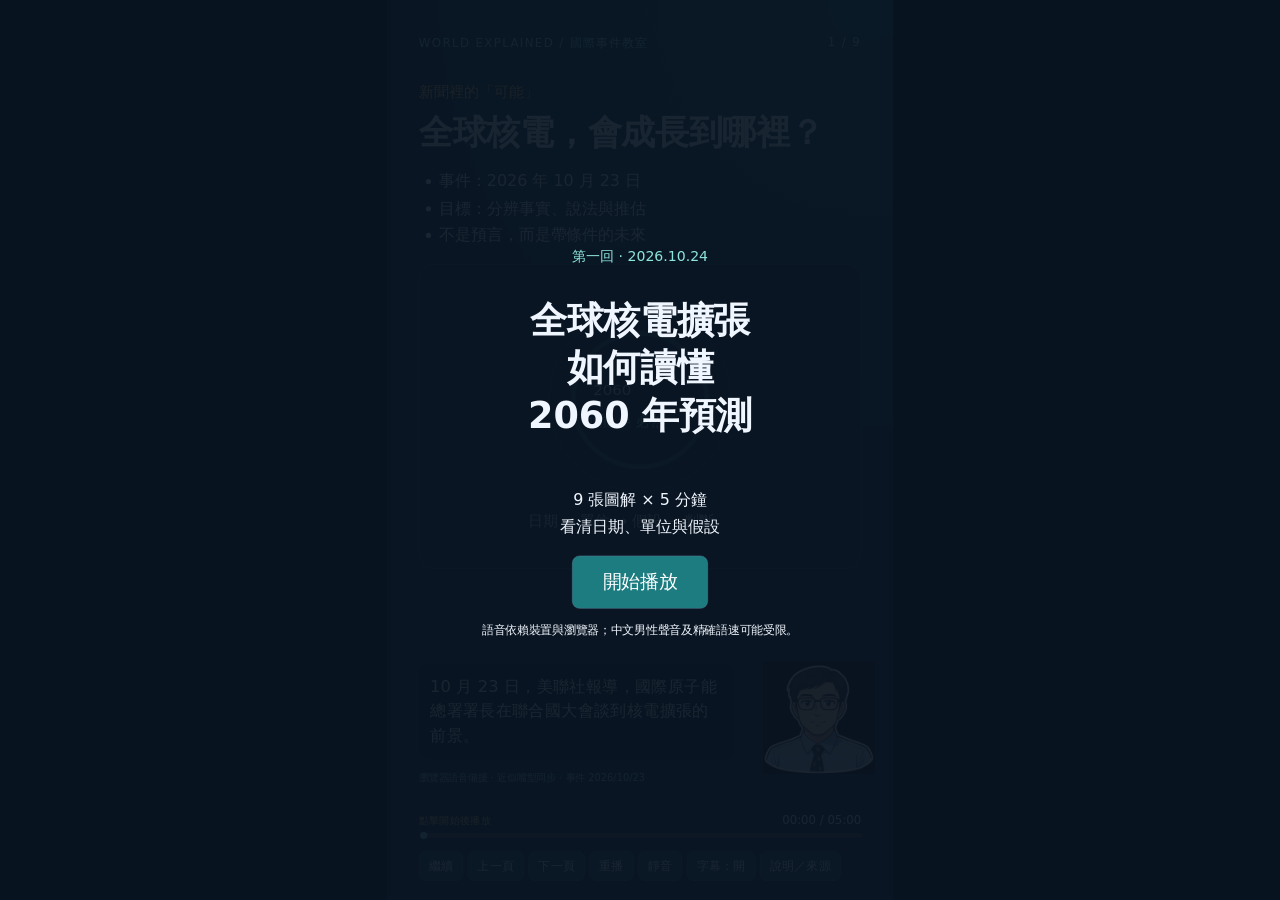
<file: content/1FwAW9Fuf2hKrkom0T5_ktsiRASg4aP8k.html>
<!doctype html><html lang="zh-Hant"><meta charset="utf-8"><meta name="viewport" content="width=device-width,initial-scale=1"><title>全球核電擴張｜300 秒國際事件教室</title><style>
*{box-sizing:border-box}body{margin:0;background:#081320;color:#f0f6ff;font-family:system-ui,"Noto Sans TC",sans-serif}button,a,input{touch-action:manipulation}button{font:inherit;cursor:pointer;border:1px solid #5b7d99;border-radius:16px;background:#16384e;color:#fff;padding:13px 20px}button:hover,button.active{background:#197b80}#wrap{position:relative;margin:auto;width:min(100vw,56.25vh);height:min(177.777vw,100vh);overflow:hidden}#stage{width:1080px;height:1920px;position:absolute;transform-origin:top left;background:radial-gradient(circle at 95% 0,#1d5365,transparent 45%),#0d2030;padding:76px 68px}header{display:flex;justify-content:space-between;font-size:25px;letter-spacing:3px;color:#8ee5dd}#kicker{margin-top:65px;color:#f3c876;font-size:32px}h1{font-size:72px;line-height:1.22;margin:22px 0 30px;max-width:940px}#points{font-size:34px;line-height:1.7;margin:0;min-height:176px;padding-left:43px}#visual{height:650px;margin-top:30px;border:1px solid #396075;border-radius:32px;background:#0b1929;overflow:hidden}svg{width:100%;height:100%;font-family:inherit}svg text{fill:#edf7ff;font-size:32px}svg .muted{fill:#99b6c8;font-size:25px}svg .accent{fill:#82e2d6}#interactive{height:110px;font-size:27px;padding-top:20px}#interactive button{margin:0 10px 6px 0}#hint{color:#b7d2de;font-size:25px;min-height:48px;max-width:660px}#sub{position:absolute;bottom:300px;left:68px;width:675px;min-height:130px;padding:24px;border-radius:20px;background:#061019;font-size:35px;line-height:1.5}#avatar{position:absolute;right:38px;bottom:268px;width:240px;height:240px}#avatar img{width:100%;height:100%}#mouth{position:absolute;left:44%;top:53%;width:16%;height:5%;border-radius:50%;background:#542c29;display:none}#avatar.speaking #mouth{display:block;animation:talk .19s infinite alternate}@keyframes talk{from{transform:scaleY(.25)}to{transform:scaleY(1)}}.footnote{position:absolute;bottom:245px;left:68px;font-size:21px;color:#a8c5d6}#controls{position:absolute;left:68px;right:68px;bottom:40px}#seek{width:100%;height:30px;accent-color:#8ee5dd}#row{display:flex;gap:10px;flex-wrap:wrap;font-size:26px;margin-top:15px}#clock{font-size:25px;float:right}#cover{position:absolute;inset:0;background:#091522ed;z-index:10;display:flex;flex-direction:column;justify-content:center;align-items:center;padding:90px;text-align:center}#cover h2{font-size:78px;line-height:1.3}#cover p{font-size:34px;line-height:1.7}#cover button{font-size:40px;background:#1d7c80;padding:28px 64px}.fade{animation:arrive .5s ease}@keyframes arrive{from{opacity:.2;transform:translateY(15px)}to{opacity:1;transform:none}}dialog{width:min(900px,94vw);max-height:85vh;background:#102636;color:#fff;border:1px solid #5c899d;border-radius:20px;padding:30px;font-size:20px;line-height:1.7}dialog a{color:#8ee5dd}dialog::backdrop{background:#000a}details{margin:18px 0}summary{cursor:pointer}#status{font-size:22px;color:#e8c67c}
</style><div id="wrap"><main id="stage"><header><span>WORLD EXPLAINED / 國際事件教室</span><span id="page"></span></header><div id="kicker"></div><h1 id="title"></h1><ul id="points"></ul><div id="visual"></div><div id="interactive"></div><div id="hint"></div><div id="sub" aria-live="polite"></div><div id="avatar"><img alt="指定人物講者" src="[data-uri]"><span id="mouth"></span></div><div class="footnote">瀏覽器語音備援 · 近似嘴型同步 · 事件 2026/10/23</div><div id="controls"><span id="status">點擊開始後播放</span><span id="clock">00:00 / 05:00</span><input id="seek" aria-label="播放進度" type="range" min="0" max="300" step="0.1" value="0"><div id="row"><button id="play">播放</button><button id="prev">上一頁</button><button id="next">下一頁</button><button id="restart">重播</button><button id="mute">靜音</button><button id="captions">字幕：開</button><button id="info">說明／來源</button></div></div><div id="cover"><div style="font-size:30px;color:#8ee5dd">第一回 · 2026.10.24</div><h2>全球核電擴張<br>如何讀懂<br>2060 年預測</h2><p>9 張圖解 × 5 分鐘<br>看清日期、單位與假設</p><button id="start">開始播放</button><p style="font-size:25px">語音依賴裝置與瀏覽器；中文男性聲音及精確語速可能受限。</p></div></main></div><dialog id="dialog"><button id="close">關閉</button><h2>操作說明與資料來源</h2><p>下載本 HTML 後，以 Chrome、Edge 或 Safari 開啟，按開始播放。統一時間軸為 300 秒，手動暫停不計入。圖表按鈕可切換情境；城市標記可點選。最後一頁先思考 8 秒，再自動揭示答案。</p><p>旁白採瀏覽器 speechSynthesis，未內嵌音訊。優先選用可用的中文男性語音，否則使用中文語音。可用聲音、連線需求與語音時間依裝置而異，不能保證完全離線。每句旁白字幕一致，時間軸過頁時會取消未完語音；較慢裝置可能有截句。嘴型依語音播放狀態近似同步，不是精確對嘴。</p><p>事件日期：2026-10-23（紐約當地）；原始展望發布：2026-09-14。查核時間：2026-10-24 12:34 +0800（Asia/Taipei）。指定資料夾執行前未找到教材或紀錄，過去十天無可比對項目。</p><ol><li><a href="https://apnews.com/article/d7de64508476ceedc721a89cb42c9cfb" target="_blank" rel="noopener">AP：10 月 23 日大會發言報導</a>。用於確認近期發言與需求說法。</li><li><a href="https://www.iaea.org/newscenter/pressreleases/iaea-projects-global-nuclear-power-capacity-could-triple-by-2060-continuing-rising-trend" target="_blank" rel="noopener">IAEA：2026-09-14 新聞稿</a>。用於發布日期與基準容量。</li><li><a href="https://www.iaea.org/publications/16057/energy-electricity-and-nuclear-power-estimates-for-the-period-up-to-2060" target="_blank" rel="noopener">IAEA：RDS-1/46 原始報告說明</a>。用於高低情境與單位。</li></ol><p>查核註記：AP 口頭發言的發電占比與 IAEA 原始資料存在差異，本教材未採用該占比。容量圖採原始展望數字；情境連線僅為示意，並非逐年預測。台灣部分為教學提問，沒有宣稱新的台灣政策。</p><details><summary>完整逐字稿與各頁時間</summary><div id="transcript"></div></details></dialog><script>
const slides=[{"kicker": "新聞裡的「可能」", "title": "全球核電，會成長到哪裡？", "points": ["事件：2026 年 10 月 23 日", "目標：分辨事實、說法與推估", "不是預言，而是帶條件的未來"], "narration": "10 月 23 日，美聯社報導，國際原子能總署署長在聯合國大會談到核電擴張的前景。今天我們不急著支持或反對某種能源，而是練習讀懂新聞中的可能兩個字。接下來五分鐘，請留意三件事：數字衡量什麼，推估依賴什麼條件，以及哪些問題還沒有答案。", "kind": "intro", "start": 0, "end": 33}, {"kicker": "角色與位置", "title": "一份跨國的能源討論", "points": ["紐約：聯合國大會討論場合", "維也納：IAEA 總部與報告發布地", "各國：決定投資、監管及能源組合"], "narration": "這則新聞的討論場合是紐約的聯合國大會；原始展望則由總部位於維也納的國際原子能總署發布。這個組織常簡稱為 IAEA，工作包含核能合作與核查。它的全球展望不是對各國下達建廠命令。政府、業者與監管機關，仍各自面對選擇與責任。你可以點選圖上的城市查看角色。", "kind": "map", "start": 33, "end": 66}, {"kicker": "事件時間軸", "title": "先有報告，再有近期發言", "points": ["2025 年底：觀測基準", "2026／09／14：發布展望", "2026／10／23：大會發言引發報導"], "narration": "把日期排開，可以避免把舊資料誤當成剛剛發生的結果。二零二五年底是展望採用的基準時間。二零二六年九月十四日，總署在維也納公布新版推估。十月二十三日，署長在聯合國大會談到核電前景，成為這次新聞切入點。所以最新的是公開發言與討論，不代表預測中的電廠已經建成。", "kind": "timeline", "start": 66, "end": 99}, {"kicker": "讀懂數字", "title": "裝置容量，不等於發電量", "points": ["容量：設備可提供的功率", "發電量：一段時間實際產生的電", "先確認單位，再比較數字"], "narration": "比較能源數字，第一步是看單位。裝置容量像水管能讓水通過的能力；發電量則像一整天實際流過多少水。容量常用吉瓦表示，發電量則需要加上時間。機組運轉、維修和調度，都會影響實際產出。因此，容量增加到幾倍，不代表某一天的發電量或電價，也會照同樣比例改變。", "kind": "units", "start": 99, "end": 132}, {"kicker": "兩條情境路徑", "title": "2060 年：不是只有一個答案", "points": ["2025 基準：約 377 GW(e)", "2060 低情境：696 GW(e)", "2060 高情境：1,284 GW(e)"], "narration": "原始報告把未來分成低情境和高情境。以二零二五年約三百七十七吉瓦的運轉容量為基準，二零六零年低情境為六百九十六，高情境為一千二百八十四。高情境約是基準的三點四倍，但它不是保證。低情境也不是最壞情況的下限。這些都是建立在不同假設上的可能路徑，請切換按鈕比較。", "kind": "bars", "start": 132, "end": 165}, {"kicker": "成長的機制", "title": "需求不會直接變成電廠", "points": ["用電需求 → 投資意願", "審查、資金、建造 → 可用設備", "新建與退役，共同影響淨容量"], "narration": "為什麼有人期待擴張？新聞把電氣化與人工智慧資料中心列為需求來源。不過，有需求還需要資金、監管審查、工程與人力，才可能變成真正能運轉的設備。同時，既有電廠也可能退役。這張圖提醒我們，新增容量要扣掉退役容量，才能理解淨變化。需求增加只是起點，不能直接推論計畫必然完成。", "kind": "flow", "start": 165, "end": 198}, {"kicker": "國際與台灣", "title": "把全球展望當成提問工具", "points": ["國際：投資與供電規劃需協調", "台灣：可討論供電、成本與治理", "全球推估不能直接決定台灣政策"], "narration": "這份展望的國際意義，是讓各國討論長期供電與投資安排。對台灣而言，我們可以借用相同問題：需要多少電，如何比較供電方式，以及誰承擔成本和責任。但這是教學上的延伸，不是報告替台灣做出的政策結論。全球總量無法直接回答台灣應該採用哪一種能源組合，仍需要在地資料與公開討論。", "kind": "balance", "start": 198, "end": 231}, {"kicker": "仍待觀察", "title": "哪些條件，會改變路徑？", "points": ["投資與工程能否落實？", "監管、延役及退役如何發展？", "觀察實際進度，定期更新判斷"], "narration": "讀完新聞，還可以追問：規劃中的工程是否如期完成，監管與延役決定如何變動，退役速度是否改變？這些問題都會影響展望。不要只記住醒目的成長倍數，也要記住它背後的條件。當新的實際資料出現，就應重新檢視原來判斷。能夠更新想法，比把一個長期數字當成定論更重要。", "kind": "watch", "start": 231, "end": 264}, {"kicker": "理解檢核", "title": "三個問題，帶走判讀能力", "points": ["① 高情境等於保證嗎？", "② 容量等於發電量嗎？", "③ 全球展望直接決定台灣政策嗎？"], "narration": "最後檢查三個觀念。第一，高情境是不是一定會發生？第二，裝置容量是不是等於一整年的發電量？第三，全球展望能不能直接決定台灣政策？先想幾秒，也可以點選答案。三題答案都是不可以。今天最重要的收穫，是看清日期、單位與假設，分辨已觀測事實、公開說法和未來情境，再形成自己的判斷。", "kind": "quiz", "start": 264, "end": 300}]; const $=id=>document.getElementById(id);let t=0,running=false,muted=false,cc=true,index=-1,last=0,token=0,utter=null,speaking=false,low=false,doneKey='';const synth=window.speechSynthesis;const duration=300;
function resize(){let w=$('wrap').clientWidth;$('stage').style.transform=`scale(${w/1080})`}addEventListener('resize',resize);resize();
function fmt(x){return Math.floor(x/60).toString().padStart(2,'0')+':'+Math.floor(x%60).toString().padStart(2,'0')}
function svg(body){return `<svg viewBox="0 0 940 650" role="img" aria-label="${slides[index].title}">${body}</svg>`}function txt(x,y,s,c=''){return `<text x="${x}" y="${y}" class="${c}">${s}</text>`}function box(x,y,w,h,s){return `<rect x="${x}" y="${y}" width="${w}" height="${h}" rx="24" fill="#173e51" stroke="#59b6b4"/>`+txt(x+25,y+h/2+12,s)}
function draw(){let k=slides[index].kind,b='';$('interactive').innerHTML='';$('hint').textContent='';if(k==='intro'){b='<circle cx="470" cy="290" r="195" fill="none" stroke="#3a6577" stroke-width="3"/><circle cx="470" cy="290" r="143" fill="none" stroke="#81ddd1" stroke-width="10"/>'+txt(370,280,'2060')+txt(350,345,'可能 ≠ 必然','accent')+txt(230,560,'日期 → 單位 → 假設 → 判斷');}
if(k==='map'){b=box(80,150,320,160,'紐約 · 大會')+box(540,310,320,160,'維也納 · 總部')+'<path d="M400 240 Q650 100 700 300" stroke="#8ee5dd" fill="none" stroke-width="6" stroke-dasharray="14 10"/>'+txt(170,560,'角色關係示意，非地理比例圖','muted');$('interactive').innerHTML='<button data-city="紐約：聯合國大會，為各國提供討論場合。">紐約</button><button data-city="維也納：IAEA 總部；9 月發布原始展望。">維也納</button>';}
if(k==='timeline'){b='<path d="M180 110V520" stroke="#79d7d0" stroke-width="8"/>';['2025 年底｜基準','09／14｜展望發布','10／23｜近期發言'].forEach((s,i)=>b+=`<circle cx="180" cy="${150+i*170}" r="17" fill="#f4c777"/>`+txt(230,160+i*170,s));}
if(k==='units'){b=box(90,120,760,140,'容量 GW(e)＝功率的規模')+box(90,360,760,140,'發電量 TWh＝累積的產出')+txt(280,320,'× 運轉時間與利用程度','accent');$('interactive').innerHTML='<button data-city="1 GW = 10 億瓦；GW(e) 指電功率。TWh 是兆度電，衡量能量。">展開單位解釋</button>';}
if(k==='bars'){let vals=[377,low?696:1284];b=txt(70,70,'全球運轉核電容量 / GW(e)','muted');vals.forEach((v,i)=>{b+=txt(70,150+i*235,i?'2060 情境':'2025 基準')+`<rect x="70" y="${180+i*235}" width="${v/1284*730}" height="95" rx="10" fill="${i?'#82e2d6':'#6c91ad'}"/>`+txt(75,325+i*235,String(v));});$('interactive').innerHTML='<button data-case="high" class="'+(!low?'active':'')+'">高情境</button><button data-case="low" class="'+(low?'active':'')+'">低情境</button>';$('hint').textContent='同一尺度；低情境與高情境都不是保證。';}
if(k==='flow'){b=box(90,65,760,110,'需求：電氣化、AI 資料中心')+txt(450,230,'↓')+box(90,265,760,110,'條件：投資、審查、工程')+txt(450,430,'↓')+box(90,465,760,110,'淨變化＝新增容量－退役容量');}
if(k==='balance'){b=box(80,80,780,120,'全球展望')+txt(445,255,'↓')+box(80,290,780,120,'台灣在地資料 ＋ 公共討論')+txt(445,465,'↓')+box(80,500,780,100,'能源組合與治理選擇');}
if(k==='watch'){['投資','工程','監管','退役'].forEach((s,i)=>b+=box(70+(i%2)*430,100+Math.floor(i/2)*250,370,170,s));}
if(k==='quiz'){b=txt(70,110,'① 高情境＝保證？')+txt(70,250,'② 容量＝發電量？')+txt(70,390,'③ 全球展望＝台灣政策？')+txt(70,550,'先想一想，再看解釋','accent');$('interactive').innerHTML='<button data-answer="no">三題都不是</button><button data-answer="yes">三題都是</button>';}
$('visual').innerHTML=svg(b);}
function cancel(){token++;if(synth)synth.cancel();speaking=false;$('avatar').classList.remove('speaking');}
function parts(){return slides[index].narration.match(/[^。！？]+[。！？]?/g)||[]}
function speakFrom(pos){cancel();if(!running||muted||!synth)return;const my=token;let arr=parts(),len=slides[index].end-slides[index].start;let n=Math.min(arr.length-1,Math.floor(pos/len*arr.length));function say(j){if(my!==token||!running||muted||j>=arr.length)return;utter=new SpeechSynthesisUtterance(arr[j]);utter.lang='zh-TW';utter.rate=1;let voices=synth.getVoices();utter.voice=voices.find(v=>/zh|cmn/i.test(v.lang)&&/male|男|yun|david|hanhan/i.test(v.name))||voices.find(v=>v.lang==='zh-TW')||voices.find(v=>/^zh/.test(v.lang))||null;utter.onstart=()=>{if(my!==token)return;speaking=true;$('sub').textContent=cc?arr[j]:'';$('avatar').classList.add('speaking')};utter.onend=()=>{if(my!==token)return;speaking=false;$('avatar').classList.remove('speaking');say(j+1)};utter.onerror=()=>{if(my!==token)return;speaking=false;$('avatar').classList.remove('speaking');$('status').textContent='語音不可用；時間軸仍播放'};synth.speak(utter)}say(n)}
function render(force=false){let ni=Math.min(8,slides.findIndex(s=>t<s.end));if(ni<0)ni=8;if(ni!==index||force){index=ni;const s=slides[index];$('kicker').textContent=s.kicker;$('title').textContent=s.title;$('points').innerHTML=s.points.map(x=>'<li>'+x+'</li>').join('');$('page').textContent=`${index+1} / 9`;$('title').classList.remove('fade');void $('title').offsetWidth;$('title').classList.add('fade');draw();speakFrom(t-s.start);doneKey='';}let local=t-slides[index].start;if(!speaking){let p=parts(),n=Math.min(p.length-1,Math.floor(local/(slides[index].end-slides[index].start)*p.length));$('sub').textContent=cc?p[n]:'';}if(!cc)$('sub').textContent='';$('seek').value=t;$('clock').textContent=fmt(t)+' / 05:00';$('play').textContent=running?'暫停':'繼續';if(slides[index].kind==='quiz'&&!doneKey){$('hint').textContent=local<8?'思考倒數：'+Math.ceil(8-local)+' 秒':'答案：三題都不是。情境有條件；容量是功率；政策需要在地證據。';}document.documentElement.style.setProperty('--progress',local/33);$('visual').style.opacity=.85+.15*Math.min(1,local/2);[...$('visual').querySelectorAll('rect,circle,path')].forEach((e,i)=>{e.style.opacity=.3+.7*Math.min(1,Math.max(0,(local-i*.35)/1.5));});}
function setTime(v){cancel();t=Math.max(0,Math.min(300,v));if(t===300)running=false;render(true)}function toggle(){if(running){running=false;cancel();}else{if(t>=300)t=0;running=true;last=performance.now();speakFrom(t-slides[Math.max(0,index)].start)}render()}
$('start').onclick=()=>{$('cover').style.display='none';running=true;last=performance.now();render(true);$('status').textContent='瀏覽器語音 · 近似嘴型同步'};$('play').onclick=toggle;$('prev').onclick=()=>setTime(slides[Math.max(0,index-1)].start);$('next').onclick=()=>setTime(slides[Math.min(8,index+1)].start);$('restart').onclick=()=>setTime(0);$('seek').oninput=e=>setTime(+e.target.value);$('mute').onclick=()=>{muted=!muted;$('mute').textContent=muted?'開啟聲音':'靜音';if(muted)cancel();else speakFrom(t-slides[index].start)};$('captions').onclick=()=>{cc=!cc;$('captions').textContent=cc?'字幕：開':'字幕：關';if(cc&&utter&&speaking)$('sub').textContent=utter.text;render()};let resumeAfter=false;$('info').onclick=()=>{resumeAfter=running;if(running)toggle();$('dialog').showModal()};$('close').onclick=()=>$('dialog').close();$('dialog').onclose=()=>{if(resumeAfter&&!running)toggle();resumeAfter=false};$('interactive').onclick=e=>{let b=e.target.closest('button');if(!b)return;if(b.dataset.city)$('hint').textContent=b.dataset.city;if(b.dataset.case){low=b.dataset.case==='low';draw()}if(b.dataset.answer){doneKey='answered';$('hint').textContent=(b.dataset.answer==='no'?'答對了！':'再想一下：')+'三題都不是。情境不是保證；容量不是發電量；政策需要在地資料。'}};
$('transcript').innerHTML=slides.map(s=>`<h3>${fmt(s.start)}–${fmt(s.end)} ${s.title}</h3><p>${s.narration}</p>`).join('');function loop(now){if(running){t=Math.min(300,t+(now-last)/1000);if(t>=300){running=false;cancel();$('status').textContent='播放完畢'}}last=now;render();requestAnimationFrame(loop)}render();requestAnimationFrame(loop);window.lessonTest={get:()=>({t,running,muted,index,speaking}),seek:setTime,slides};
</script></html>
</file>
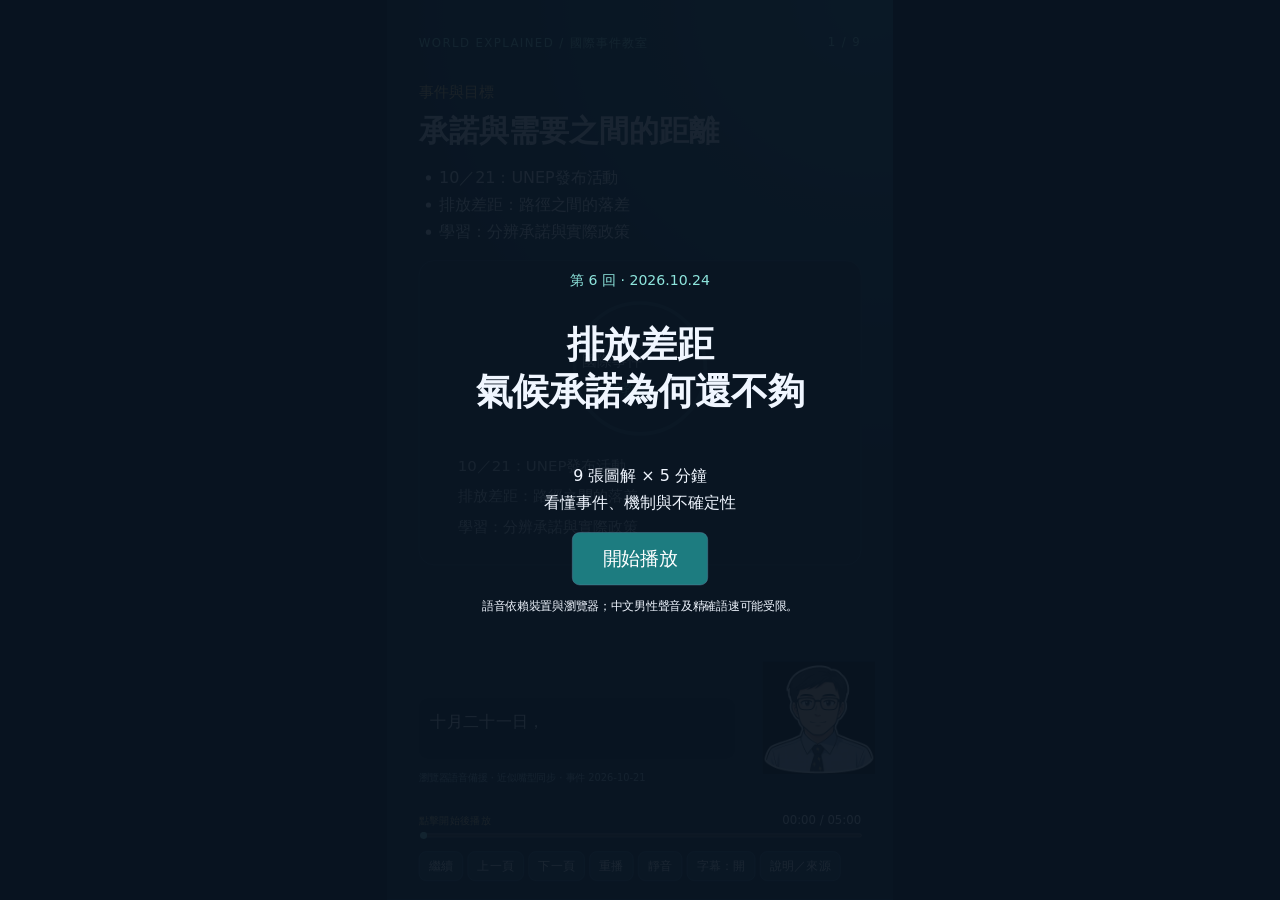
<file: content/1jGDYRLNxYLzfN56evBr42DEjMI_qdHsK.html>
<!doctype html><html lang="zh-Hant"><meta charset="utf-8"><meta name="viewport" content="width=device-width,initial-scale=1"><title>排放差距：氣候承諾為何還不夠｜300秒</title><style>
*{box-sizing:border-box}body{margin:0;background:#081320;color:#f0f6ff;font-family:system-ui,"Noto Sans TC",sans-serif}button,a,input{touch-action:manipulation}button{font:inherit;cursor:pointer;border:1px solid #5b7d99;border-radius:16px;background:#16384e;color:#fff;padding:13px 20px}button:hover,button.active{background:#197b80}#wrap{position:relative;margin:auto;width:min(100vw,56.25vh);height:min(177.777vw,100vh);overflow:hidden}#stage{width:1080px;height:1920px;position:absolute;transform-origin:top left;background:radial-gradient(circle at 95% 0,#1d5365,transparent 45%),#0d2030;padding:76px 68px}header{display:flex;justify-content:space-between;font-size:25px;letter-spacing:3px;color:#8ee5dd}#kicker{margin-top:65px;color:#f3c876;font-size:32px}h1{font-size:64px;line-height:1.25;margin:22px 0 30px;max-width:940px}#points{font-size:34px;line-height:1.7;margin:0;min-height:176px;padding-left:43px}#visual{height:650px;margin-top:30px;border:1px solid #396075;border-radius:32px;background:#0b1929;overflow:hidden}svg{width:100%;height:100%;font-family:inherit}svg text{fill:#edf7ff;font-size:32px}svg .muted{fill:#99b6c8;font-size:25px}svg .accent{fill:#82e2d6}#interactive{height:110px;font-size:27px;padding-top:20px}#interactive button{margin:0 10px 6px 0}#hint{color:#b7d2de;font-size:25px;min-height:48px;max-width:660px}#sub{position:absolute;bottom:300px;left:68px;width:675px;min-height:130px;padding:24px;border-radius:20px;background:#061019;font-size:35px;line-height:1.5}#avatar{position:absolute;right:38px;bottom:268px;width:240px;height:240px}#avatar img{width:100%;height:100%}#mouth{position:absolute;left:44%;top:53%;width:16%;height:5%;border-radius:50%;background:#542c29;display:none}#avatar.speaking #mouth{display:block;animation:talk .19s infinite alternate}@keyframes talk{from{transform:scaleY(.25)}to{transform:scaleY(1)}}.footnote{position:absolute;bottom:245px;left:68px;font-size:21px;color:#a8c5d6}#controls{position:absolute;left:68px;right:68px;bottom:40px}#seek{width:100%;height:30px;accent-color:#8ee5dd}#row{display:flex;gap:10px;flex-wrap:wrap;font-size:26px;margin-top:15px}#clock{font-size:25px;float:right}#cover{position:absolute;inset:0;background:#091522ed;z-index:10;display:flex;flex-direction:column;justify-content:center;align-items:center;padding:90px;text-align:center}#cover h2{font-size:78px;line-height:1.3}#cover p{font-size:34px;line-height:1.7}#cover button{font-size:40px;background:#1d7c80;padding:28px 64px}.fade{animation:arrive .5s ease}@keyframes arrive{from{opacity:.2;transform:translateY(15px)}to{opacity:1;transform:none}}dialog{width:min(900px,94vw);max-height:85vh;background:#102636;color:#fff;border:1px solid #5c899d;border-radius:20px;padding:30px;font-size:20px;line-height:1.7}dialog a{color:#8ee5dd}dialog::backdrop{background:#000a}details{margin:18px 0}summary{cursor:pointer}#status{font-size:22px;color:#e8c67c}
</style><div id="wrap"><main id="stage"><header><span>WORLD EXPLAINED / 國際事件教室</span><span id="page"></span></header><div id="kicker"></div><h1 id="title"></h1><ul id="points"></ul><div id="visual"></div><div id="interactive"></div><div id="hint"></div><div id="sub" aria-live="polite"></div><div id="avatar"><img alt="指定人物講者" src="[data-uri]"><span id="mouth"></span></div><div class="footnote">瀏覽器語音備援 · 近似嘴型同步 · 事件 2026-10-21</div><div id="controls"><span id="status">點擊開始後播放</span><span id="clock">00:00 / 05:00</span><input id="seek" aria-label="播放進度" type="range" min="0" max="300" step="0.1" value="0"><div id="row"><button id="play">播放</button><button id="prev">上一頁</button><button id="next">下一頁</button><button id="restart">重播</button><button id="mute">靜音</button><button id="captions">字幕：開</button><button id="info">說明／來源</button></div></div><div id="cover"><div style="font-size:30px;color:#8ee5dd">第 6 回 · 2026.10.24</div><h2>排放差距<br>氣候承諾為何還不夠</h2><p>9 張圖解 × 5 分鐘<br>看懂事件、機制與不確定性</p><button id="start">開始播放</button><p style="font-size:25px">語音依賴裝置與瀏覽器；中文男性聲音及精確語速可能受限。</p></div></main></div><dialog id="dialog"><button id="close">關閉</button><h2>操作說明與資料來源</h2><p>下載本 HTML 後，以 Chrome、Edge 或 Safari 開啟，按開始播放。統一時間軸為 300 秒，手動暫停不計入。圖表按鈕可切換情境；城市標記可點選。最後一頁先思考 8 秒，再自動揭示答案。</p><p>旁白採瀏覽器 speechSynthesis，未內嵌音訊。優先選用可用的中文男性語音，否則使用中文語音。可用聲音、連線需求與語音時間依裝置而異，不能保證完全離線。每段旁白字幕一致並切為短句，時間軸過頁時會取消未完語音；較慢裝置可能有截句。嘴型依語音播放狀態近似同步，不是精確對嘴。</p><p>事件日期：2026-10-21；資料查核：2026-10-24 12:41 +0800（Asia/Taipei）。本批已檢查指定資料夾與製作紀錄，避開核電及奧萊什基停火主題。</p><ol><li><a target="_blank" rel="noopener" href="https://www.unep.org/en/events/publication-launch/emissions-gap-report-2026-launch-event">UNEP 官方發布活動</a></li><li><a target="_blank" rel="noopener" href="https://www.unep.org/en/publications/report/emissions-gap-report-2026">UNEP 報告頁</a></li><li><a target="_blank" rel="noopener" href="https://wedocs.unep.org/bitstreams/84f30f95-f21b-443e-b806-71759e322cd6/download">UNEP 2026核心訊息</a></li><li><a target="_blank" rel="noopener" href="https://newclimate.org/resources/publications/the-emissions-gap-report-2026">NewClimate Institute 報告介紹</a></li></ol><p>查核註記：事件日期採官方10月21日發布活動；資料庫可能另列較早建檔日期。採最近7天範圍。溫度門檻指長期全球平均暖化，不等於單一地點每日氣溫；示意線不是數值預測。</p><p>驗證範圍：時間軸及播放控制經程式模擬與Chromium操作檢查；桌機與手機尺寸已擷取畫面，代表頁完成目視檢查。測試瀏覽器沒有可用語音，因此實際旁白聽感與字幕、嘴型同步尚未實測。</p><details><summary>完整逐字稿與各頁時間</summary><div id="transcript"></div></details></dialog><script>
const slides=[{"title": "承諾與需要之間的距離", "points": ["10／21：UNEP發布活動", "排放差距：路徑之間的落差", "學習：分辨承諾與實際政策"], "narration": "十月二十一日，聯合國環境規劃署舉辦新版排放差距報告發布活動。排放差距的意思，是把各國承諾或政策可能帶來的排放，和達到溫度目標所需的路徑比較。今天不只看一個嚇人的標題，而要理解路徑、假設，以及為什麼越早採取行動仍然重要。", "kicker": "事件與目標", "start": 0, "end": 33, "kind": "generic"}, {"title": "全球報告，由誰整理", "points": ["倫敦：10／21發布活動", "UNEP：聯合國環境規劃署", "研究團隊：整理評估與方法"], "narration": "官方活動頁列出倫敦的發布活動，由聯合國環境規劃署與合作機構共同舉辦。全球評估需要研究者整理資料和方法，也需要各國資訊。報告提供的是分析依據，不是替各地立刻實施政策。閱讀時，應區分發布場合、研究結論和政府後續回應。", "kicker": "地理與角色", "start": 33, "end": 66, "kind": "generic"}, {"title": "日期不同，可能是資料層級不同", "points": ["報告：2026年度評估", "10／21：官方發布活動", "後續：各國政策與執行追蹤"], "narration": "網路上可能看到報告建檔、發布活動與新聞報導的不同日期。本課採官方活動頁的十月二十一日，作為這次事件日期，不把資料庫較早的建檔時間當成活動當天。接下來真正需要追蹤的是，各國政策和排放趨勢是否改變，而不只是報告被轉載多少次。", "kicker": "發展時間軸", "start": 66, "end": 99, "kind": "generic"}, {"title": "溫度門檻，指的是什麼", "points": ["全球平均，不是單一城市", "長期暖化，不是一天的天氣", "比較基準：工業化前水準"], "narration": "一點五度的門檻，是在談相對工業化前水準的全球暖化目標，不是明天某個城市氣溫多一點五度。全球平均和當地天氣是不同層級，長期趨勢也不能用單日冷熱判斷。這些基本區分，能幫助我們理解報告，而不把日常天氣直接當成全球氣候目標是否失守的證據。", "kicker": "名詞與背景", "start": 99, "end": 132, "kind": "generic"}, {"title": "三層路徑，不能混為一談", "points": ["目標：希望限制多少暖化", "承諾：各國宣布的行動", "政策：已實施的措施"], "narration": "目標、承諾和政策，是三種不同資訊。目標回答希望做到什麼，承諾回答各國宣布願意做什麼，政策則要看已經採取哪些措施。評估這些路徑，需要清楚假設。圖上的比較是概念示意，沒有把未查核的溫度數字畫成精確預測，也不保證某條路徑必然實現。", "kicker": "比較與辨識", "start": 132, "end": 165, "kind": "generic"}, {"title": "超越門檻，仍要減少風險", "points": ["報告：需限制超越的幅度", "也需縮短超越的時間", "減排仍影響後續風險"], "narration": "UNEP指出，接下來需要盡量限制超越目標的幅度與持續時間，並討論回到目標附近的路徑。這不等於既然會超越，就可以停止減排。不同的後續排放仍會影響風險。這裡談的是報告評估的方向，不是說氣候影響都能被輕易逆轉，或任何回返路徑都沒有代價。", "kicker": "核心運作", "start": 165, "end": 198, "kind": "generic"}, {"title": "全球問題，需要在地行動", "points": ["國際：承諾與政策落實", "台灣延伸：能源與運輸選擇", "效果需用在地資料衡量"], "narration": "對國際社會，報告提醒各國把承諾轉成實際措施。對台灣讀者，可以延伸思考能源使用、運輸和產業如何降低排放。但每項措施的效果，都需要在地資料與完整比較，不能只用口號判定。這份教材沒有計算台灣特定政策能讓全球降溫多少，因此不提供這類數字。", "kicker": "國際與台灣", "start": 198, "end": 231, "kind": "generic"}, {"title": "讀完報告，還要問什麼", "points": ["路徑採用了哪些假設？", "政策是否真的執行？", "觀測資料是否支持進步？"], "narration": "下一步可以問，研究採取哪些假設，承諾有沒有轉成法規、投資與執行，以及後續觀測是否顯示排放下降。也應留意評估更新，因為新政策和新資料都可能改變路徑。報告是一個定期檢查的工具，不是讀完就不需要再追蹤的最後答案。", "kicker": "待觀察問題", "start": 231, "end": 264, "kind": "generic"}, {"title": "檢核：你看懂差距了嗎", "points": ["① 有承諾＝已完成減排？", "② 一天很冷＝長期暖化消失？", "③ 超越目標＝減排不再有用？"], "narration": "最後三題。有氣候承諾，是否表示減排已經完成？某一天很冷，是否表示長期暖化消失？超越目標，是否表示減排不再有用？三題都不是。請記住，判讀氣候新聞要分清時間尺度、承諾和實際政策，也要看持續行動如何改變未來風險。", "kicker": "理解檢核", "start": 264, "end": 300, "kind": "quiz"}]; const $=id=>document.getElementById(id);let t=0,running=false,muted=false,cc=true,index=-1,last=0,token=0,utter=null,speaking=false,low=false,doneKey='',spokenCaption='';const synth=window.speechSynthesis;const duration=300;
function resize(){let w=$('wrap').clientWidth;$('stage').style.transform=`scale(${w/1080})`}addEventListener('resize',resize);resize();
function fmt(x){return Math.floor(x/60).toString().padStart(2,'0')+':'+Math.floor(x%60).toString().padStart(2,'0')}
function svg(body){return `<svg viewBox="0 0 940 650" role="img" aria-label="${slides[index].title}">${body}</svg>`}function txt(x,y,s,c=''){return `<text x="${x}" y="${y}" class="${c}">${s}</text>`}function box(x,y,w,h,s){return `<rect x="${x}" y="${y}" width="${w}" height="${h}" rx="24" fill="#173e51" stroke="#59b6b4"/>`+txt(x+25,y+h/2+12,s)}
function draw(){const s=slides[index];let b='';$('interactive').innerHTML='';$('hint').textContent='';const node=(y,label,num)=>`<circle cx="105" cy="${y+54}" r="31" fill="#76d4c9"/>`+txt(94,y+65,String(num))+box(165,y,700,108,label);if(index===0){b='<circle cx="470" cy="230" r="140" fill="none" stroke="#76d4c9" stroke-width="8"/>'+txt(345,225,'國際事件')+txt(365,285,'拆解教室','accent');s.points.forEach((v,i)=>b+=txt(80,450+i*65,v));}else if(index===1){b=box(70,105,800,125,s.points[0])+txt(445,285,'↓')+box(70,325,800,125,s.points[1])+txt(70,560,'定位與角色關係示意；不是即時地圖','muted');$('interactive').innerHTML='<button data-city="'+s.points[0]+'">地點／角色①</button><button data-city="'+s.points[1]+'">地點／角色②</button>';}else if(index===2){b='<path d="M105 110V550" stroke="#76d4c9" stroke-width="7"/>';s.points.forEach((v,i)=>b+=node(95+i*180,v,i+1));}else if(index===4){b=txt(65,70,'點按下方，逐項比較概念','muted');let n=low?1:0;b+=box(65,130,810,155,s.points[n])+box(65,380,810,155,s.points[2]);$('interactive').innerHTML='<button data-case="high" class="'+(!low?'active':'')+'">比較第一項</button><button data-case="low" class="'+(low?'active':'')+'">比較第二項</button>';$('hint').textContent='概念比較示意；不表示數量或比例。';}else if(index===8){s.points.forEach((v,i)=>b+=box(65,65+i*180,810,125,v));$('interactive').innerHTML='<button data-answer="no">三題都不是</button><button data-answer="yes">三題都是</button>';}else{let mode=index===3||index===6;s.points.forEach((v,i)=>{b+=box(65,60+i*190,810,125,v);if(!mode&&i<2)b+=txt(440,230+i*190,'↓');});if(index===3)$('interactive').innerHTML='<button data-city="'+s.narration.slice(0,90)+'">展開名詞說明</button>';}$('visual').innerHTML=svg(b);}
function cancel(){token++;if(synth)synth.cancel();speaking=false;$('avatar').classList.remove('speaking');}
function parts(){return (slides[index].narration.match(/[^。！？]+[。！？]?/g)||[]).flatMap(x=>x.match(/.{1,28}(?:[，、；：]|$)|.{1,28}/g)||[]) }
function speakFrom(pos){cancel();spokenCaption='';if(!running||muted||!synth)return;const my=token;let arr=parts(),len=slides[index].end-slides[index].start;let n=Math.min(arr.length-1,Math.floor(pos/len*arr.length));function say(j){if(my!==token||!running||muted||j>=arr.length)return;utter=new SpeechSynthesisUtterance(arr[j]);utter.lang='zh-TW';utter.rate=1;let voices=synth.getVoices();utter.voice=voices.find(v=>/zh|cmn/i.test(v.lang)&&/male|男|yun|david|hanhan/i.test(v.name))||voices.find(v=>v.lang==='zh-TW')||voices.find(v=>/^zh/.test(v.lang))||null;utter.onstart=()=>{if(my!==token)return;speaking=true;spokenCaption=arr[j];$('sub').textContent=cc?arr[j]:'';$('avatar').classList.add('speaking')};utter.onend=()=>{if(my!==token)return;speaking=false;$('avatar').classList.remove('speaking');say(j+1)};utter.onerror=()=>{if(my!==token)return;speaking=false;$('avatar').classList.remove('speaking');$('status').textContent='語音不可用；時間軸仍播放'};synth.speak(utter)}say(n)}
function render(force=false){let ni=Math.min(8,slides.findIndex(s=>t<s.end));if(ni<0)ni=8;if(ni!==index||force){index=ni;const s=slides[index];$('kicker').textContent=s.kicker;$('title').textContent=s.title;$('points').innerHTML=s.points.map(x=>'<li>'+x+'</li>').join('');$('page').textContent=`${index+1} / 9`;$('title').classList.remove('fade');void $('title').offsetWidth;$('title').classList.add('fade');draw();speakFrom(t-s.start);doneKey='';}let local=t-slides[index].start;if(!speaking){let p=parts(),n=Math.min(p.length-1,Math.floor(local/(slides[index].end-slides[index].start)*p.length));$('sub').textContent=cc?(spokenCaption&&!muted?spokenCaption:p[n]):'';}if(!cc)$('sub').textContent='';$('seek').value=t;$('clock').textContent=fmt(t)+' / 05:00';$('play').textContent=running?'暫停':'繼續';if(slides[index].kind==='quiz'&&!doneKey){$('hint').textContent=local<8?'思考倒數：'+Math.ceil(8-local)+' 秒':'答案：三題都不是。承諾不是成果；天氣不是長期氣候；減排仍可降低風險。';}document.documentElement.style.setProperty('--progress',local/33);$('visual').style.opacity=.85+.15*Math.min(1,local/2);[...$('visual').querySelectorAll('rect,circle,path')].forEach((e,i)=>{e.style.opacity=.3+.7*Math.min(1,Math.max(0,(local-i*.35)/1.5));});}
function setTime(v){cancel();t=Math.max(0,Math.min(300,v));if(t===300)running=false;render(true)}function toggle(){if(running){running=false;cancel();}else{if(t>=300)t=0;running=true;last=performance.now();speakFrom(t-slides[Math.max(0,index)].start)}render()}
$('start').onclick=()=>{$('cover').style.display='none';running=true;last=performance.now();render(true);$('status').textContent='瀏覽器語音 · 近似嘴型同步'};$('play').onclick=toggle;$('prev').onclick=()=>setTime(slides[Math.max(0,index-1)].start);$('next').onclick=()=>setTime(slides[Math.min(8,index+1)].start);$('restart').onclick=()=>setTime(0);$('seek').oninput=e=>setTime(+e.target.value);$('mute').onclick=()=>{muted=!muted;$('mute').textContent=muted?'開啟聲音':'靜音';if(muted)cancel();else speakFrom(t-slides[index].start)};$('captions').onclick=()=>{cc=!cc;$('captions').textContent=cc?'字幕：開':'字幕：關';if(cc&&utter&&speaking)$('sub').textContent=utter.text;render()};let resumeAfter=false;$('info').onclick=()=>{resumeAfter=running;if(running)toggle();$('dialog').showModal()};$('close').onclick=()=>$('dialog').close();$('dialog').onclose=()=>{if(resumeAfter&&!running)toggle();resumeAfter=false};$('interactive').onclick=e=>{let b=e.target.closest('button');if(!b)return;if(b.dataset.city)$('hint').textContent=b.dataset.city;if(b.dataset.case){low=b.dataset.case==='low';draw()}if(b.dataset.answer){doneKey='answered';$('hint').textContent=(b.dataset.answer==='no'?'答對了！':'再想一下：')+'三題都不是。請記住，判讀氣候新聞要分清時間尺度、承諾和實際政策，也要看持續行動如何改變未來風險。'}};
$('transcript').innerHTML=slides.map(s=>`<h3>${fmt(s.start)}–${fmt(s.end)} ${s.title}</h3><p>${s.narration}</p>`).join('');function loop(now){if(running){t=Math.min(300,t+(now-last)/1000);if(t>=300){running=false;cancel();$('status').textContent='播放完畢'}}last=now;render();requestAnimationFrame(loop)}render();requestAnimationFrame(loop);window.lessonTest={get:()=>({t,running,muted,index,speaking}),seek:setTime,slides};
</script></html>
</file>
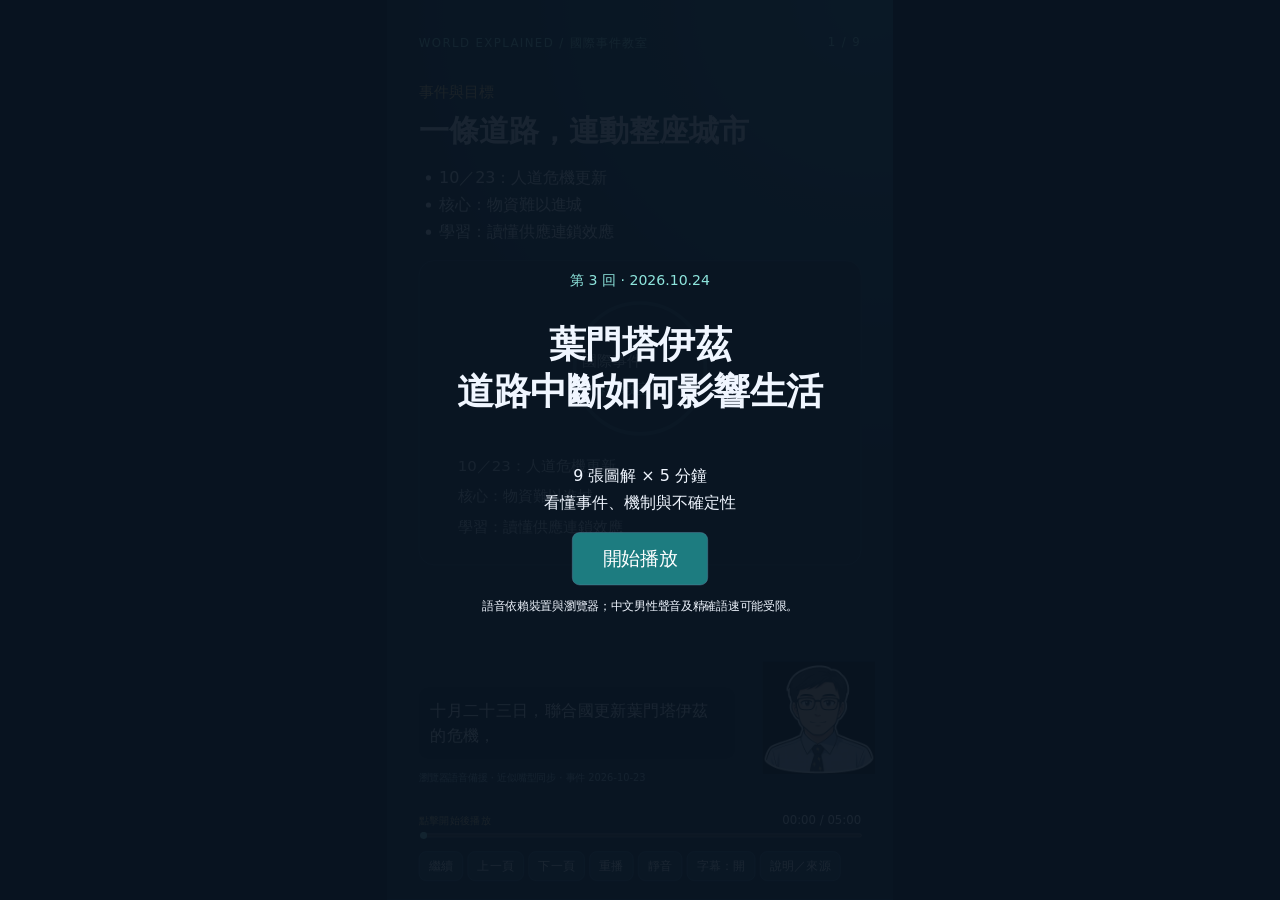
<file: content/1OG0vGHArzByS98u5hRzZvy1YnHB_WCTF.html>
<!doctype html><html lang="zh-Hant"><meta charset="utf-8"><meta name="viewport" content="width=device-width,initial-scale=1"><title>葉門塔伊茲：道路中斷如何影響生活｜300秒</title><style>
*{box-sizing:border-box}body{margin:0;background:#081320;color:#f0f6ff;font-family:system-ui,"Noto Sans TC",sans-serif}button,a,input{touch-action:manipulation}button{font:inherit;cursor:pointer;border:1px solid #5b7d99;border-radius:16px;background:#16384e;color:#fff;padding:13px 20px}button:hover,button.active{background:#197b80}#wrap{position:relative;margin:auto;width:min(100vw,56.25vh);height:min(177.777vw,100vh);overflow:hidden}#stage{width:1080px;height:1920px;position:absolute;transform-origin:top left;background:radial-gradient(circle at 95% 0,#1d5365,transparent 45%),#0d2030;padding:76px 68px}header{display:flex;justify-content:space-between;font-size:25px;letter-spacing:3px;color:#8ee5dd}#kicker{margin-top:65px;color:#f3c876;font-size:32px}h1{font-size:64px;line-height:1.25;margin:22px 0 30px;max-width:940px}#points{font-size:34px;line-height:1.7;margin:0;min-height:176px;padding-left:43px}#visual{height:650px;margin-top:30px;border:1px solid #396075;border-radius:32px;background:#0b1929;overflow:hidden}svg{width:100%;height:100%;font-family:inherit}svg text{fill:#edf7ff;font-size:32px}svg .muted{fill:#99b6c8;font-size:25px}svg .accent{fill:#82e2d6}#interactive{height:110px;font-size:27px;padding-top:20px}#interactive button{margin:0 10px 6px 0}#hint{color:#b7d2de;font-size:25px;min-height:48px;max-width:660px}#sub{position:absolute;bottom:300px;left:68px;width:675px;min-height:130px;padding:24px;border-radius:20px;background:#061019;font-size:35px;line-height:1.5}#avatar{position:absolute;right:38px;bottom:268px;width:240px;height:240px}#avatar img{width:100%;height:100%}#mouth{position:absolute;left:44%;top:53%;width:16%;height:5%;border-radius:50%;background:#542c29;display:none}#avatar.speaking #mouth{display:block;animation:talk .19s infinite alternate}@keyframes talk{from{transform:scaleY(.25)}to{transform:scaleY(1)}}.footnote{position:absolute;bottom:245px;left:68px;font-size:21px;color:#a8c5d6}#controls{position:absolute;left:68px;right:68px;bottom:40px}#seek{width:100%;height:30px;accent-color:#8ee5dd}#row{display:flex;gap:10px;flex-wrap:wrap;font-size:26px;margin-top:15px}#clock{font-size:25px;float:right}#cover{position:absolute;inset:0;background:#091522ed;z-index:10;display:flex;flex-direction:column;justify-content:center;align-items:center;padding:90px;text-align:center}#cover h2{font-size:78px;line-height:1.3}#cover p{font-size:34px;line-height:1.7}#cover button{font-size:40px;background:#1d7c80;padding:28px 64px}.fade{animation:arrive .5s ease}@keyframes arrive{from{opacity:.2;transform:translateY(15px)}to{opacity:1;transform:none}}dialog{width:min(900px,94vw);max-height:85vh;background:#102636;color:#fff;border:1px solid #5c899d;border-radius:20px;padding:30px;font-size:20px;line-height:1.7}dialog a{color:#8ee5dd}dialog::backdrop{background:#000a}details{margin:18px 0}summary{cursor:pointer}#status{font-size:22px;color:#e8c67c}
</style><div id="wrap"><main id="stage"><header><span>WORLD EXPLAINED / 國際事件教室</span><span id="page"></span></header><div id="kicker"></div><h1 id="title"></h1><ul id="points"></ul><div id="visual"></div><div id="interactive"></div><div id="hint"></div><div id="sub" aria-live="polite"></div><div id="avatar"><img alt="指定人物講者" src="[data-uri]"><span id="mouth"></span></div><div class="footnote">瀏覽器語音備援 · 近似嘴型同步 · 事件 2026-10-23</div><div id="controls"><span id="status">點擊開始後播放</span><span id="clock">00:00 / 05:00</span><input id="seek" aria-label="播放進度" type="range" min="0" max="300" step="0.1" value="0"><div id="row"><button id="play">播放</button><button id="prev">上一頁</button><button id="next">下一頁</button><button id="restart">重播</button><button id="mute">靜音</button><button id="captions">字幕：開</button><button id="info">說明／來源</button></div></div><div id="cover"><div style="font-size:30px;color:#8ee5dd">第 3 回 · 2026.10.24</div><h2>葉門塔伊茲<br>道路中斷如何影響生活</h2><p>9 張圖解 × 5 分鐘<br>看懂事件、機制與不確定性</p><button id="start">開始播放</button><p style="font-size:25px">語音依賴裝置與瀏覽器；中文男性聲音及精確語速可能受限。</p></div></main></div><dialog id="dialog"><button id="close">關閉</button><h2>操作說明與資料來源</h2><p>下載本 HTML 後，以 Chrome、Edge 或 Safari 開啟，按開始播放。統一時間軸為 300 秒，手動暫停不計入。圖表按鈕可切換情境；城市標記可點選。最後一頁先思考 8 秒，再自動揭示答案。</p><p>旁白採瀏覽器 speechSynthesis，未內嵌音訊。優先選用可用的中文男性語音，否則使用中文語音。可用聲音、連線需求與語音時間依裝置而異，不能保證完全離線。每段旁白字幕一致並切為短句，時間軸過頁時會取消未完語音；較慢裝置可能有截句。嘴型依語音播放狀態近似同步，不是精確對嘴。</p><p>事件日期：2026-10-23；資料查核：2026-10-24 12:41 +0800（Asia/Taipei）。本批已檢查指定資料夾與製作紀錄，避開核電及奧萊什基停火主題。</p><ol><li><a target="_blank" rel="noopener" href="https://www.un.org/en/yemen-deepening-concerns-taiz-city-aid-blocked-entering">UN News 10月23日更新</a></li><li><a target="_blank" rel="noopener" href="https://yemen.un.org/en/324723-statement-humanitarian-coordinator-yemen-laurent-bukera-humanitarian-situation-ta%E2%80%99iz">聯合國駐葉門人道協調員10月20日聲明</a></li><li><a target="_blank" rel="noopener" href="https://apnews.com/article/8a036054a8f0cd38ff8ee0101947f708">AP 10月20日相關報導</a></li></ol><p>查核註記：危機描述主要依聯合國聲明；責任歸屬以聯合國呼籲的對象呈現，不將各方立場當成中立定論。無法確認即時死亡人數，故不列。</p><p>驗證範圍：時間軸及播放控制經程式模擬與Chromium操作檢查；桌機與手機尺寸已擷取畫面，代表頁完成目視檢查。測試瀏覽器沒有可用語音，因此實際旁白聽感與字幕、嘴型同步尚未實測。</p><details><summary>完整逐字稿與各頁時間</summary><div id="transcript"></div></details></dialog><script>
const slides=[{"title": "一條道路，連動整座城市", "points": ["10／23：人道危機更新", "核心：物資難以進城", "學習：讀懂供應連鎖效應"], "narration": "十月二十三日，聯合國更新葉門塔伊茲的危機，指出援助進入城市受阻。這課不從戰線勝負開始，而從民眾生活出發。一條道路中斷，為什麼會讓醫療、飲水和食物同時出問題？我們會用供應流程來理解，也區分已報告狀況與還需要追蹤的改善。", "kicker": "事件與目標", "start": 0, "end": 33, "kind": "generic"}, {"title": "把城市放回區域脈絡", "points": ["葉門：阿拉伯半島西南部", "塔伊茲：受影響城市", "政府軍、胡塞力量與援助組織"], "narration": "塔伊茲位在葉門，葉門則位於阿拉伯半島西南部。這次事件涉及交戰力量與援助組織，但承受生活衝擊的是城內民眾。圖中的位置關係只是區域定位，並不表示即時戰線。地圖若沒有日期與來源，就不應拿來判定哪條路此刻能安全通行。", "kicker": "地理與角色", "start": 33, "end": 66, "kind": "generic"}, {"title": "這不是一天形成的危機", "points": ["10／20：人道協調員警告", "10／23：聯合國新聞再更新", "後續：觀察通行與服務恢復"], "narration": "十月二十日，聯合國駐葉門人道協調員就塔伊茲發表聲明。十月二十三日，聯合國新聞進一步更新援助受阻的情況。這些是資訊發布日期，不能視為所有道路同一天開始封閉。後續要觀察的是安全通行與服務是否真正恢復，而不只是又出現一份聲明。", "kicker": "發展時間軸", "start": 66, "end": 99, "kind": "generic"}, {"title": "燃料，也是醫療的一部分", "points": ["道路受阻 → 燃料難運入", "供電與設備 → 醫療服務", "這是依聲明整理的因果圖"], "narration": "聯合國聲明特別提到燃料與醫療服務受到威脅。燃料不只影響車輛，也關係到供電與設備運轉。當補給受阻，醫院即使有醫護人員，也可能缺乏必要能源或物資。這張因果圖依聲明整理風險關係，不代表每一家醫院都在同一時間發生完全相同的狀況。", "kicker": "名詞與背景", "start": 99, "end": 132, "kind": "generic"}, {"title": "供應受限，價格與取得都受影響", "points": ["物資：能否運入？", "價格：家庭是否負擔得起？", "服務：醫療與供水是否可用？"], "narration": "判斷生活危機，不應只問市場還有沒有東西。還需要問，價格是否讓家庭負擔得起，以及供水和醫療是否能正常運作。聯合國聲明描述食物、燃料和飲水壓力。本教材不把不同日期與範圍的估計混在一起；比較資訊時，必須確認它談的是整座城市、周邊地區，還是某項服務。", "kicker": "比較與辨識", "start": 132, "end": 165, "kind": "generic"}, {"title": "援助需要一整條可行流程", "points": ["安全通行 → 補給運輸", "儲存配送 → 社區取得", "通行承諾不等於完成配送"], "narration": "援助要到達民眾，需要的不只是有捐贈物資。道路要能安全通行，運輸與儲存要可行，配送也必須抵達社區。任何一段卡住，最後的服務就可能中斷。所以，即使有人宣布允許通行，仍應確認車輛是否真的進入，以及物資是否由需要的人取得。", "kicker": "核心運作", "start": 165, "end": 198, "kind": "generic"}, {"title": "國際影響與生活韌性", "points": ["國際：人道通行與平民保護", "台灣延伸：供水、醫療與備援", "不推論台灣已有同樣危機"], "narration": "這起事件的國際關注，在於人道通行與平民保護。對台灣讀者，可用它理解關鍵服務為何需要備援，例如供水、供電與醫療供應。不過，這是風險管理的教學延伸，不是說台灣正在發生同樣的封鎖，也不能用葉門個案推估台灣的災損數字。", "kicker": "國際與台灣", "start": 198, "end": 231, "kind": "generic"}, {"title": "看見呼籲，也追蹤結果", "points": ["聲明：已提出哪些呼籲？", "現場：道路是否實際通行？", "服務：供水與醫療是否改善？"], "narration": "人道協調員呼籲胡塞實際當局開放安全通行，也強調平民與民用設施應受保護。這些是聯合國的公開呼籲。它們能指出問題與要求，卻不能證明現場已改善。下一次看到相關新聞，請優先找通行、補給與服務恢復的證據，並確認資料日期。", "kicker": "待觀察問題", "start": 231, "end": 264, "kind": "generic"}, {"title": "檢核：找出推論跳躍", "points": ["① 宣布通行＝配送完成？", "② 有物資＝人人買得起？", "③ 聲明更新＝危機已解除？"], "narration": "三個判斷題：宣布通行是否等於配送完成？市場有物資是否代表每個家庭都買得起？聲明更新是否代表危機解除？三題都不能直接畫等號。今天的關鍵，是把道路、能源、服務與家庭生活連起來，同時用實際進度檢驗公開說法。", "kicker": "理解檢核", "start": 264, "end": 300, "kind": "quiz"}]; const $=id=>document.getElementById(id);let t=0,running=false,muted=false,cc=true,index=-1,last=0,token=0,utter=null,speaking=false,low=false,doneKey='',spokenCaption='';const synth=window.speechSynthesis;const duration=300;
function resize(){let w=$('wrap').clientWidth;$('stage').style.transform=`scale(${w/1080})`}addEventListener('resize',resize);resize();
function fmt(x){return Math.floor(x/60).toString().padStart(2,'0')+':'+Math.floor(x%60).toString().padStart(2,'0')}
function svg(body){return `<svg viewBox="0 0 940 650" role="img" aria-label="${slides[index].title}">${body}</svg>`}function txt(x,y,s,c=''){return `<text x="${x}" y="${y}" class="${c}">${s}</text>`}function box(x,y,w,h,s){return `<rect x="${x}" y="${y}" width="${w}" height="${h}" rx="24" fill="#173e51" stroke="#59b6b4"/>`+txt(x+25,y+h/2+12,s)}
function draw(){const s=slides[index];let b='';$('interactive').innerHTML='';$('hint').textContent='';const node=(y,label,num)=>`<circle cx="105" cy="${y+54}" r="31" fill="#76d4c9"/>`+txt(94,y+65,String(num))+box(165,y,700,108,label);if(index===0){b='<circle cx="470" cy="230" r="140" fill="none" stroke="#76d4c9" stroke-width="8"/>'+txt(345,225,'國際事件')+txt(365,285,'拆解教室','accent');s.points.forEach((v,i)=>b+=txt(80,450+i*65,v));}else if(index===1){b=box(70,105,800,125,s.points[0])+txt(445,285,'↓')+box(70,325,800,125,s.points[1])+txt(70,560,'定位與角色關係示意；不是即時地圖','muted');$('interactive').innerHTML='<button data-city="'+s.points[0]+'">地點／角色①</button><button data-city="'+s.points[1]+'">地點／角色②</button>';}else if(index===2){b='<path d="M105 110V550" stroke="#76d4c9" stroke-width="7"/>';s.points.forEach((v,i)=>b+=node(95+i*180,v,i+1));}else if(index===4){b=txt(65,70,'點按下方，逐項比較概念','muted');let n=low?1:0;b+=box(65,130,810,155,s.points[n])+box(65,380,810,155,s.points[2]);$('interactive').innerHTML='<button data-case="high" class="'+(!low?'active':'')+'">比較第一項</button><button data-case="low" class="'+(low?'active':'')+'">比較第二項</button>';$('hint').textContent='概念比較示意；不表示數量或比例。';}else if(index===8){s.points.forEach((v,i)=>b+=box(65,65+i*180,810,125,v));$('interactive').innerHTML='<button data-answer="no">三題都不是</button><button data-answer="yes">三題都是</button>';}else{let mode=index===3||index===6;s.points.forEach((v,i)=>{b+=box(65,60+i*190,810,125,v);if(!mode&&i<2)b+=txt(440,230+i*190,'↓');});if(index===3)$('interactive').innerHTML='<button data-city="'+s.narration.slice(0,90)+'">展開名詞說明</button>';}$('visual').innerHTML=svg(b);}
function cancel(){token++;if(synth)synth.cancel();speaking=false;$('avatar').classList.remove('speaking');}
function parts(){return (slides[index].narration.match(/[^。！？]+[。！？]?/g)||[]).flatMap(x=>x.match(/.{1,28}(?:[，、；：]|$)|.{1,28}/g)||[]) }
function speakFrom(pos){cancel();spokenCaption='';if(!running||muted||!synth)return;const my=token;let arr=parts(),len=slides[index].end-slides[index].start;let n=Math.min(arr.length-1,Math.floor(pos/len*arr.length));function say(j){if(my!==token||!running||muted||j>=arr.length)return;utter=new SpeechSynthesisUtterance(arr[j]);utter.lang='zh-TW';utter.rate=1;let voices=synth.getVoices();utter.voice=voices.find(v=>/zh|cmn/i.test(v.lang)&&/male|男|yun|david|hanhan/i.test(v.name))||voices.find(v=>v.lang==='zh-TW')||voices.find(v=>/^zh/.test(v.lang))||null;utter.onstart=()=>{if(my!==token)return;speaking=true;spokenCaption=arr[j];$('sub').textContent=cc?arr[j]:'';$('avatar').classList.add('speaking')};utter.onend=()=>{if(my!==token)return;speaking=false;$('avatar').classList.remove('speaking');say(j+1)};utter.onerror=()=>{if(my!==token)return;speaking=false;$('avatar').classList.remove('speaking');$('status').textContent='語音不可用；時間軸仍播放'};synth.speak(utter)}say(n)}
function render(force=false){let ni=Math.min(8,slides.findIndex(s=>t<s.end));if(ni<0)ni=8;if(ni!==index||force){index=ni;const s=slides[index];$('kicker').textContent=s.kicker;$('title').textContent=s.title;$('points').innerHTML=s.points.map(x=>'<li>'+x+'</li>').join('');$('page').textContent=`${index+1} / 9`;$('title').classList.remove('fade');void $('title').offsetWidth;$('title').classList.add('fade');draw();speakFrom(t-s.start);doneKey='';}let local=t-slides[index].start;if(!speaking){let p=parts(),n=Math.min(p.length-1,Math.floor(local/(slides[index].end-slides[index].start)*p.length));$('sub').textContent=cc?(spokenCaption&&!muted?spokenCaption:p[n]):'';}if(!cc)$('sub').textContent='';$('seek').value=t;$('clock').textContent=fmt(t)+' / 05:00';$('play').textContent=running?'暫停':'繼續';if(slides[index].kind==='quiz'&&!doneKey){$('hint').textContent=local<8?'思考倒數：'+Math.ceil(8-local)+' 秒':'答案：三題都不是。通行不等於配送；有貨不等於買得起；更新不等於解除危機。';}document.documentElement.style.setProperty('--progress',local/33);$('visual').style.opacity=.85+.15*Math.min(1,local/2);[...$('visual').querySelectorAll('rect,circle,path')].forEach((e,i)=>{e.style.opacity=.3+.7*Math.min(1,Math.max(0,(local-i*.35)/1.5));});}
function setTime(v){cancel();t=Math.max(0,Math.min(300,v));if(t===300)running=false;render(true)}function toggle(){if(running){running=false;cancel();}else{if(t>=300)t=0;running=true;last=performance.now();speakFrom(t-slides[Math.max(0,index)].start)}render()}
$('start').onclick=()=>{$('cover').style.display='none';running=true;last=performance.now();render(true);$('status').textContent='瀏覽器語音 · 近似嘴型同步'};$('play').onclick=toggle;$('prev').onclick=()=>setTime(slides[Math.max(0,index-1)].start);$('next').onclick=()=>setTime(slides[Math.min(8,index+1)].start);$('restart').onclick=()=>setTime(0);$('seek').oninput=e=>setTime(+e.target.value);$('mute').onclick=()=>{muted=!muted;$('mute').textContent=muted?'開啟聲音':'靜音';if(muted)cancel();else speakFrom(t-slides[index].start)};$('captions').onclick=()=>{cc=!cc;$('captions').textContent=cc?'字幕：開':'字幕：關';if(cc&&utter&&speaking)$('sub').textContent=utter.text;render()};let resumeAfter=false;$('info').onclick=()=>{resumeAfter=running;if(running)toggle();$('dialog').showModal()};$('close').onclick=()=>$('dialog').close();$('dialog').onclose=()=>{if(resumeAfter&&!running)toggle();resumeAfter=false};$('interactive').onclick=e=>{let b=e.target.closest('button');if(!b)return;if(b.dataset.city)$('hint').textContent=b.dataset.city;if(b.dataset.case){low=b.dataset.case==='low';draw()}if(b.dataset.answer){doneKey='answered';$('hint').textContent=(b.dataset.answer==='no'?'答對了！':'再想一下：')+'三題都不是。今天的關鍵，是把道路、能源、服務與家庭生活連起來，同時用實際進度檢驗公開說法。'}};
$('transcript').innerHTML=slides.map(s=>`<h3>${fmt(s.start)}–${fmt(s.end)} ${s.title}</h3><p>${s.narration}</p>`).join('');function loop(now){if(running){t=Math.min(300,t+(now-last)/1000);if(t>=300){running=false;cancel();$('status').textContent='播放完畢'}}last=now;render();requestAnimationFrame(loop)}render();requestAnimationFrame(loop);window.lessonTest={get:()=>({t,running,muted,index,speaking}),seek:setTime,slides};
</script></html>
</file>
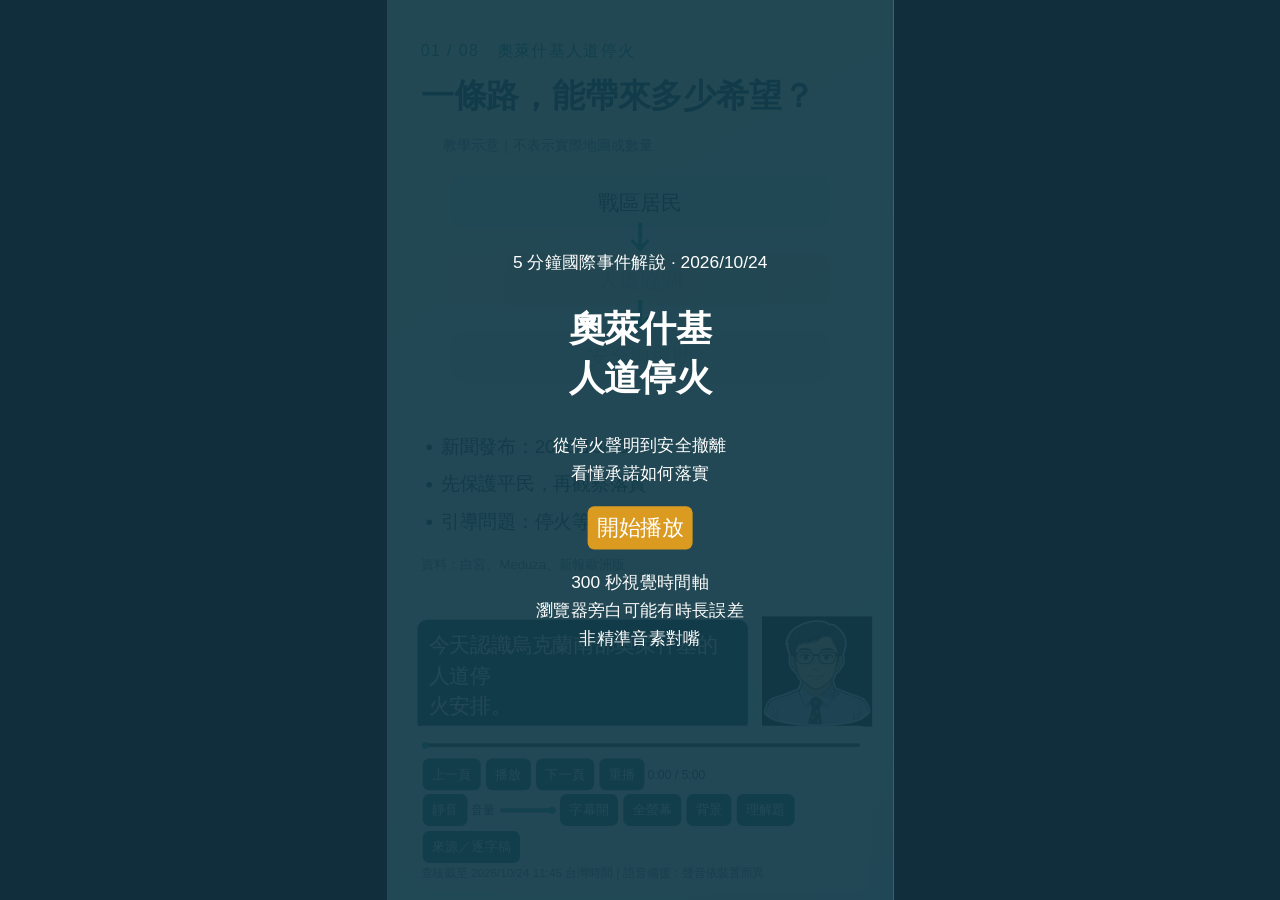
<file: content/1T1bzDo7rQjnNWy8TK0JKBACxxAkNqXhe.html>
<!doctype html><html lang="zh-Hant"><meta charset="utf-8"><meta name="viewport" content="width=device-width,initial-scale=1"><title>奧萊什基人道停火｜300秒互動教學</title><style>
*{box-sizing:border-box}body{margin:0;background:#102e3c;color:#163b49;font-family:Arial,"Microsoft JhengHei",sans-serif}#wrap{position:relative;margin:auto}#stage{width:1080px;height:1920px;position:absolute;transform-origin:top left;background:linear-gradient(150deg,#fffdf0,#e9f8fc);overflow:hidden}.slide{position:absolute;inset:0;padding:85px 72px;opacity:0;transition:opacity .55s,translate .55s;translate:30px 0;pointer-events:none}.slide.active{opacity:1;translate:0;pointer-events:auto}.eyebrow{font-size:34px;letter-spacing:3px;color:#007f76}h1{font-size:70px;line-height:1.3;margin:28px 0 26px;max-width:930px}.viz{height:600px;margin-top:30px}svg{width:100%;height:100%}.step{transition:opacity .7s;opacity:.25}.step.on{opacity:1}ul{padding-left:43px;margin-top:38px;font-size:40px;line-height:1.7}li{margin-bottom:12px}.credit{font-size:28px;color:#58727a}#host{position:absolute;right:45px;bottom:340px;width:235px;height:265px}#host img{width:235px;height:235px}#mouth{position:absolute;left:111px;top:132px;background:#7e3c36;border-radius:50%;width:14px;height:0;transform:translate(-50%,-50%)}#host small{display:block;font-size:22px;text-align:center}#sub{position:absolute;left:65px;right:310px;bottom:360px;min-height:170px;font-size:44px;line-height:1.5;white-space:pre-line;color:#fff;background:#163b49;padding:20px 24px;border-radius:20px}#controls{position:absolute;bottom:20px;left:50px;right:50px;background:#fff;border-radius:25px;padding:22px;font-size:26px}button{border:0;background:#126e78;color:#fff;border-radius:14px;padding:15px 20px;font-size:28px;cursor:pointer;margin:4px}button:hover{background:#09515a}input{accent-color:#00a995}#seek{width:100%;height:35px}.row{display:flex;align-items:center;flex-wrap:wrap;gap:3px}.note{font-size:25px;color:#526d78}#cover{position:absolute;inset:0;background:#133b49ee;z-index:4;display:flex;align-items:center;justify-content:center;color:white;text-align:center;padding:80px}#cover h2{font-size:76px}#cover p{font-size:37px;line-height:1.6}#cover button{font-size:46px;background:#db9a20}dialog{width:min(900px,94vw);max-height:85vh;border:0;border-radius:20px;padding:30px;font-size:20px;line-height:1.7;color:#163b49}dialog h2{font-size:28px}dialog button{font-size:20px}dialog a{overflow-wrap:anywhere;color:#116d88}.hidden{display:none!important}
</style><div id="wrap"><main id="stage"><section class="slide" id="s0"><div class="eyebrow">01 / 08　奧萊什基人道停火</div><h1>一條路，能帶來多少希望？</h1><div class="viz"><svg viewBox="0 0 900 600" role="img" aria-label="戰區居民、人道協調、安全與援助"><text x="30" y="40" font-size="30" fill="#526d78">教學示意｜不表示實際地圖或數量</text><g class="step" data-step="0"><rect x="45" y="95" width="810" height="112" rx="28" fill="#d5f6ee"/><text x="450" y="167" text-anchor="middle" font-size="44" fill="#143947">戰區居民</text></g><path d="M450 195v55" stroke="#00a995" stroke-width="9"/><path d="M432 232l18 20 18-20" fill="none" stroke="#00a995" stroke-width="7"/><g class="step" data-step="1"><rect x="45" y="260" width="810" height="112" rx="28" fill="#fff0be"/><text x="450" y="332" text-anchor="middle" font-size="44" fill="#143947">人道協調</text></g><path d="M450 360v55" stroke="#00a995" stroke-width="9"/><path d="M432 397l18 20 18-20" fill="none" stroke="#00a995" stroke-width="7"/><g class="step" data-step="2"><rect x="45" y="425" width="810" height="112" rx="28" fill="#dfebff"/><text x="450" y="497" text-anchor="middle" font-size="44" fill="#143947">安全與援助</text></g></svg></div><ul><li>新聞發布：2026/10/23</li><li>先保護平民，再觀察落實</li><li>引導問題：停火等於安全嗎？</li></ul><p class="credit">資料：白宮、Meduza、新報歐洲版</p></section><section class="slide" id="s1"><div class="eyebrow">02 / 08　發生什麼事？</div><h1>先分清：宣布與實行</h1><div class="viz"><svg viewBox="0 0 900 600" role="img" aria-label="公開宣布、預定行動、實際結果"><text x="30" y="40" font-size="30" fill="#526d78">教學示意｜不表示實際地圖或數量</text><g class="step" data-step="0"><rect x="45" y="95" width="810" height="112" rx="28" fill="#d5f6ee"/><text x="450" y="167" text-anchor="middle" font-size="44" fill="#143947">公開宣布</text></g><path d="M450 195v55" stroke="#00a995" stroke-width="9"/><path d="M432 232l18 20 18-20" fill="none" stroke="#00a995" stroke-width="7"/><g class="step" data-step="1"><rect x="45" y="260" width="810" height="112" rx="28" fill="#fff0be"/><text x="450" y="332" text-anchor="middle" font-size="44" fill="#143947">預定行動</text></g><path d="M450 360v55" stroke="#00a995" stroke-width="9"/><path d="M432 397l18 20 18-20" fill="none" stroke="#00a995" stroke-width="7"/><g class="step" data-step="2"><rect x="45" y="425" width="810" height="112" rx="28" fill="#dfebff"/><text x="450" y="497" text-anchor="middle" font-size="44" fill="#143947">實際結果</text></g></svg></div><ul><li>白宮宣布局部停火安排</li><li>目的：物資進入、居民撤離</li><li>截至查核：尚未到宣布實施日</li></ul><p class="credit">資料：白宮、Meduza、新報歐洲版</p></section><section class="slide" id="s2"><div class="eyebrow">03 / 08　背景與時間軸</div><h1>把新進展放回脈絡</h1><div class="viz"><svg viewBox="0 0 900 600" role="img" aria-label="2022 占領、10/23 宣布、未來執行"><text x="30" y="40" font-size="30" fill="#526d78">教學示意｜不表示實際地圖或數量</text><g class="step" data-step="0"><rect x="45" y="95" width="810" height="112" rx="28" fill="#d5f6ee"/><text x="450" y="167" text-anchor="middle" font-size="44" fill="#143947">2022 占領</text></g><path d="M450 195v55" stroke="#00a995" stroke-width="9"/><path d="M432 232l18 20 18-20" fill="none" stroke="#00a995" stroke-width="7"/><g class="step" data-step="1"><rect x="45" y="260" width="810" height="112" rx="28" fill="#fff0be"/><text x="450" y="332" text-anchor="middle" font-size="44" fill="#143947">10/23 宣布</text></g><path d="M450 360v55" stroke="#00a995" stroke-width="9"/><path d="M432 397l18 20 18-20" fill="none" stroke="#00a995" stroke-width="7"/><g class="step" data-step="2"><rect x="45" y="425" width="810" height="112" rx="28" fill="#dfebff"/><text x="450" y="497" text-anchor="middle" font-size="44" fill="#143947">未來執行</text></g></svg></div><ul><li>2022：俄軍占領奧萊什基</li><li>2026/10/23：公布停火安排</li><li>下一步：觀察物資與撤離是否落實</li></ul><p class="credit">資料：白宮、Meduza、新報歐洲版</p></section><section class="slide" id="s3"><div class="eyebrow">04 / 08　人道走廊如何運作？</div><h1>安全通道需要一整套配合</h1><div class="viz"><svg viewBox="0 0 900 600" role="img" aria-label="停止交火、確認路線、運輸接應"><text x="30" y="40" font-size="30" fill="#526d78">教學示意｜不表示實際地圖或數量</text><g class="step" data-step="0"><rect x="45" y="95" width="810" height="112" rx="28" fill="#d5f6ee"/><text x="450" y="167" text-anchor="middle" font-size="44" fill="#143947">停止交火</text></g><path d="M450 195v55" stroke="#00a995" stroke-width="9"/><path d="M432 232l18 20 18-20" fill="none" stroke="#00a995" stroke-width="7"/><g class="step" data-step="1"><rect x="45" y="260" width="810" height="112" rx="28" fill="#fff0be"/><text x="450" y="332" text-anchor="middle" font-size="44" fill="#143947">確認路線</text></g><path d="M450 360v55" stroke="#00a995" stroke-width="9"/><path d="M432 397l18 20 18-20" fill="none" stroke="#00a995" stroke-width="7"/><g class="step" data-step="2"><rect x="45" y="425" width="810" height="112" rx="28" fill="#dfebff"/><text x="450" y="497" text-anchor="middle" font-size="44" fill="#143947">運輸接應</text></g></svg></div><ul><li>停止交火：讓行動有空間</li><li>確認路線：排除沿途風險</li><li>協調運輸：依居民需求提供協助</li></ul><p class="credit">資料：白宮、Meduza、新報歐洲版</p></section><section class="slide" id="s4"><div class="eyebrow">05 / 08　兩個來源怎麼說？</div><h1>日期不同，先留下差異</h1><div class="viz"><svg viewBox="0 0 900 600" role="img" aria-label="白宮 10/29、日期差異、俄軍說法 10/27"><text x="30" y="40" font-size="30" fill="#526d78">教學示意｜不表示實際地圖或數量</text><g class="step" data-step="0"><rect x="45" y="95" width="810" height="112" rx="28" fill="#d5f6ee"/><text x="450" y="167" text-anchor="middle" font-size="44" fill="#143947">白宮 10/29</text></g><path d="M450 195v55" stroke="#00a995" stroke-width="9"/><path d="M432 232l18 20 18-20" fill="none" stroke="#00a995" stroke-width="7"/><g class="step" data-step="1"><rect x="45" y="260" width="810" height="112" rx="28" fill="#fff0be"/><text x="450" y="332" text-anchor="middle" font-size="44" fill="#143947">日期差異</text></g><path d="M450 360v55" stroke="#00a995" stroke-width="9"/><path d="M432 397l18 20 18-20" fill="none" stroke="#00a995" stroke-width="7"/><g class="step" data-step="2"><rect x="45" y="425" width="810" height="112" rx="28" fill="#dfebff"/><text x="450" y="497" text-anchor="middle" font-size="44" fill="#143947">俄軍說法 10/27</text></g></svg></div><ul><li>白宮：10/29 局部停火開始</li><li>Meduza轉述俄軍：10/27 停火</li><li>不同階段？仍須核對正式細節</li></ul><p class="credit">資料：白宮、Meduza、新報歐洲版</p></section><section class="slide" id="s5"><div class="eyebrow">06 / 08　世界與台灣的連結</div><h1>從遠方新聞學會判讀風險</h1><div class="viz"><svg viewBox="0 0 900 600" role="img" aria-label="國際人道、協調機制、台灣資訊判讀"><text x="30" y="40" font-size="30" fill="#526d78">教學示意｜不表示實際地圖或數量</text><g class="step" data-step="0"><rect x="45" y="95" width="810" height="112" rx="28" fill="#d5f6ee"/><text x="450" y="167" text-anchor="middle" font-size="44" fill="#143947">國際人道</text></g><path d="M450 195v55" stroke="#00a995" stroke-width="9"/><path d="M432 232l18 20 18-20" fill="none" stroke="#00a995" stroke-width="7"/><g class="step" data-step="1"><rect x="45" y="260" width="810" height="112" rx="28" fill="#fff0be"/><text x="450" y="332" text-anchor="middle" font-size="44" fill="#143947">協調機制</text></g><path d="M450 360v55" stroke="#00a995" stroke-width="9"/><path d="M432 397l18 20 18-20" fill="none" stroke="#00a995" stroke-width="7"/><g class="step" data-step="2"><rect x="45" y="425" width="810" height="112" rx="28" fill="#dfebff"/><text x="450" y="497" text-anchor="middle" font-size="44" fill="#143947">台灣資訊判讀</text></g></svg></div><ul><li>國際：觀察平民保護的執行</li><li>外交：局部安排能否持續</li><li>台灣：練習物資與避難資訊判讀</li></ul><p class="credit">資料：教學分析，非已證實影響</p></section><section class="slide" id="s6"><div class="eyebrow">07 / 08　互動理解題</div><h1>哪一項推論最可靠？</h1><div class="viz"><svg viewBox="0 0 900 600" role="img" aria-label="看到標題、檢查證據、追蹤結果"><text x="30" y="40" font-size="30" fill="#526d78">教學示意｜不表示實際地圖或數量</text><g class="step" data-step="0"><rect x="45" y="95" width="810" height="112" rx="28" fill="#d5f6ee"/><text x="450" y="167" text-anchor="middle" font-size="44" fill="#143947">看到標題</text></g><path d="M450 195v55" stroke="#00a995" stroke-width="9"/><path d="M432 232l18 20 18-20" fill="none" stroke="#00a995" stroke-width="7"/><g class="step" data-step="1"><rect x="45" y="260" width="810" height="112" rx="28" fill="#fff0be"/><text x="450" y="332" text-anchor="middle" font-size="44" fill="#143947">檢查證據</text></g><path d="M450 360v55" stroke="#00a995" stroke-width="9"/><path d="M432 397l18 20 18-20" fill="none" stroke="#00a995" stroke-width="7"/><g class="step" data-step="2"><rect x="45" y="425" width="810" height="112" rx="28" fill="#dfebff"/><text x="450" y="497" text-anchor="middle" font-size="44" fill="#143947">追蹤結果</text></g></svg></div><ul><li>A：宣布停火，就等於戰爭結束</li><li>B：須追蹤物資與撤離是否落實</li><li>C：所有來源日期必須完全相同</li></ul><p class="credit">資料：白宮、Meduza、新報歐洲版</p></section><section class="slide" id="s7"><div class="eyebrow">08 / 08　帶走三個重點</div><h1>看承諾，也看現場證據</h1><div class="viz"><svg viewBox="0 0 900 600" role="img" aria-label="通行安全、物資到達、尊重意願"><text x="30" y="40" font-size="30" fill="#526d78">教學示意｜不表示實際地圖或數量</text><g class="step" data-step="0"><rect x="45" y="95" width="810" height="112" rx="28" fill="#d5f6ee"/><text x="450" y="167" text-anchor="middle" font-size="44" fill="#143947">通行安全</text></g><path d="M450 195v55" stroke="#00a995" stroke-width="9"/><path d="M432 232l18 20 18-20" fill="none" stroke="#00a995" stroke-width="7"/><g class="step" data-step="1"><rect x="45" y="260" width="810" height="112" rx="28" fill="#fff0be"/><text x="450" y="332" text-anchor="middle" font-size="44" fill="#143947">物資到達</text></g><path d="M450 360v55" stroke="#00a995" stroke-width="9"/><path d="M432 397l18 20 18-20" fill="none" stroke="#00a995" stroke-width="7"/><g class="step" data-step="2"><rect x="45" y="425" width="810" height="112" rx="28" fill="#dfebff"/><text x="450" y="497" text-anchor="middle" font-size="44" fill="#143947">尊重意願</text></g></svg></div><ul><li>局部停火不等於全面和平</li><li>宣布日期不等於完成日期</li><li>持續觀察：通行、物資、居民意願</li></ul><p class="credit">資料：白宮、Meduza、新報歐洲版</p></section><div id="host"><img alt="固定講者人像" src="[data-uri]"><span id="mouth"></span><small>簡化嘴型動畫</small></div><div id="sub" aria-live="polite"></div><div id="controls"><input id="seek" aria-label="播放進度" type="range" min="0" max="300" step="0.1" value="0"><div class="row"><button id="prev">上一頁</button><button id="play">播放</button><button id="next">下一頁</button><button id="restart">重播</button><span id="clock">0:00 / 5:00</span></div><div class="row"><button id="mute">靜音</button><label>音量 <input id="volume" aria-label="音量" type="range" min="0" max="1" step=".1" value="1" style="width:120px"></label><button id="cc">字幕開</button><button id="full">全螢幕</button><button id="extra">背景</button><button id="quiz">理解題</button><button id="refs">來源／逐字稿</button></div><div class="note">查核截至 2026/10/24 11:45 台灣時間｜語音備援：聲音依裝置而異</div></div><div id="cover"><div><p>5 分鐘國際事件解說 · 2026/10/24</p><h2>奧萊什基<br>人道停火</h2><p>從停火聲明到安全撤離<br>看懂承諾如何落實</p><button id="start">開始播放</button><p>300 秒視覺時間軸<br>瀏覽器旁白可能有時長誤差<br>非精準音素對嘴</p></div></div></main></div><dialog id="panel"><div id="panelbody"></div><button id="close">關閉並繼續</button></dialog><script>
const D=[[20, "一條路，能帶來多少希望？", "奧萊什基人道停火", ["新聞發布：2026/10/23", "先保護平民，再觀察落實", "引導問題：停火等於安全嗎？"], "今天認識烏克蘭南部奧萊什基的人道停火安排。十月二十三日出現新的外交進展。這堂課要問：宣布停止交火之後，平民是否就能安全離開？我們一起拆解其中的條件。"], [35, "先分清：宣布與實行", "發生什麼事？", ["白宮宣布局部停火安排", "目的：物資進入、居民撤離", "截至查核：尚未到宣布實施日"], "白宮十月二十三日發布聲明，宣布針對奧萊什基的局部停火安排，目的在協助人道物資進入與居民撤離。新報歐洲版也報導這項宣布。這能確認的是協議已被公開宣布，不能確認物資已送達。閱讀新聞時，要把宣布的政策、預定的行動與完成的結果分開。"], [40, "把新進展放回脈絡", "背景與時間軸", ["2022：俄軍占領奧萊什基", "2026/10/23：公布停火安排", "下一步：觀察物資與撤離是否落實"], "奧萊什基位於烏克蘭南部，靠近第聶伯河與赫爾松。Meduza報導這座城市自二〇二二年起遭俄軍占領，居民面臨糧食與醫療困境。十月二十三日的進展，是嘗試透過局部安排改善人道處境。時間軸提醒我們，長期背景、當天宣布與未來執行，屬於不同層次的資訊。"], [45, "安全通道需要一整套配合", "人道走廊如何運作？", ["停止交火：讓行動有空間", "確認路線：排除沿途風險", "協調運輸：依居民需求提供協助"], "這張圖是教學示意，不是現場撤離路線。人道走廊要有用，需要停止交火、確認可通行的路線，以及安排車輛和接應。白宮聲明提到協調程序、排雷與居民需求評估，但宣布計畫不代表各項工作已完成。任何環節出現問題，都可能延誤救援。判斷成效時，應追蹤實際行動與可核對的紀錄。"], [45, "日期不同，先留下差異", "兩個來源怎麼說？", ["白宮：10/29 局部停火開始", "Meduza轉述俄軍：10/27 停火", "不同階段？仍須核對正式細節"], "這裡出現值得學習的資訊差異。白宮聲明寫十月二十九日開始局部停火；Meduza轉述俄軍參謀總長的說法，則寫十月二十七日在赫爾松方向停止交火。這可能涉及不同範圍或階段，但只看這兩份資料，還不能確定原因。我們保留各自出處，不把兩個日期硬合併，也不宣稱安排已經執行成功。"], [45, "從遠方新聞學會判讀風險", "世界與台灣的連結", ["國際：觀察平民保護的執行", "外交：局部安排能否持續", "台灣：練習物資與避難資訊判讀"], "以下是教學分析，並非已發生的台灣影響。國際上，這類安排讓我們觀察外交協調如何轉化為平民保護，也提醒我們局部停火與整體和平協議不同。對台灣讀者而言，可以練習分辨撤離公告、物資需求與安全保證的來源。不能直接推論這項事件會改變台灣物價，或預測其他地區一定出現相同情況。"], [40, "哪一項推論最可靠？", "互動理解題", ["A：宣布停火，就等於戰爭結束", "B：須追蹤物資與撤離是否落實", "C：所有來源日期必須完全相同"], "請選出最可靠的判斷。甲，宣布局部停火，就等於整場戰爭結束。乙，應繼續追蹤物資進入與居民撤離是否落實。丙，所有來源一定會同時寫相同日期。正確答案是乙。局部安排有範圍限制，來源也可能更新不同步。查核的目的，是理解差異並尋找後續證據，而不是選一個自己喜歡的標題。"], [30, "看承諾，也看現場證據", "帶走三個重點", ["局部停火不等於全面和平", "宣布日期不等於完成日期", "持續觀察：通行、物資、居民意願"], "今天記住三件事。第一，局部停火有特定範圍。第二，宣布與實際執行需要分開判讀。第三，觀察通道能否安全使用、物資能否送達，以及居民意願是否獲得尊重。你可以重播教材，或開啟來源和逐字稿，核對我們如何形成判斷。"]], SOURCES=[["白宮｜2026-10-23 聲明", "https://www.whitehouse.gov/briefings-statements/2026/10/first-lady-melania-trump-secures-ceasefire-between-russia-and-ukraine-localized-to-oleshky/"], ["Meduza｜2026-10-23，轉述俄軍說法", "https://meduza.io/en/news/2026/10/23/russia-announces-october-27-ceasefire-on-southern-ukraine-s-kherson-front-to-evacuate-residents-of-occupied-oleshky"], ["新報歐洲版｜2026-10-23", "https://novayagazeta.eu/en/articles/2026/10/23/russia-and-ukraine-agreed-to-ceasefire-in-occupied-oleshky-white-house-says-en-news"]];
const $=s=>document.getElementById(s),starts=[];let sum=0;D.forEach(x=>{starts.push(sum);sum+=x[0]});
let t=0,running=false,muted=false,cc=true,last=0,utter=null,spoken='',speechOn=false,resumeAfter=false,ended=false;
const synth=window.speechSynthesis;
const chunks=[];D.forEach((d,i)=>{let c=d[4].match(/[^。！？]+[。！？]?/g)||[d[4]],weight=c.reduce((s,x)=>s+x.length,0),at=starts[i];c.forEach(x=>{let dur=d[0]*x.length/weight;chunks.push({at,end:at+dur,text:x,page:i});at+=dur})});
function scale(){let s=Math.min(innerWidth/1080,innerHeight/1920);$('wrap').style.width=1080*s+'px';$('wrap').style.height=1920*s+'px';$('stage').style.transform=`scale(${s})`}addEventListener('resize',scale);scale();
function stopSpeech(){if(synth)synth.cancel();utter=null;speechOn=false;spoken='';$('mouth').style.height='0px'}
function speak(c){if(!synth||muted||!running||spoken===c.at)return;stopSpeech();spoken=c.at;utter=new SpeechSynthesisUtterance(c.text);utter.lang='zh-TW';let v=synth.getVoices();utter.voice=v.find(x=>x.lang==='zh-TW'&&/male|yun|han/i.test(x.name))||v.find(x=>x.lang==='zh-TW')||v.find(x=>x.lang.startsWith('zh'))||null;utter.rate=1;utter.volume=+$('volume').value;utter.onstart=()=>speechOn=true;utter.onend=()=>{speechOn=false;$('mouth').style.height='0px'};synth.speak(utter)}
function page(){let i=starts.findLastIndex(x=>t>=x);return Math.max(0,i)}
function paint(){let i=page(),p=(t-starts[i])/D[i][0];document.querySelectorAll('.slide').forEach((e,j)=>e.classList.toggle('active',i===j));document.querySelectorAll('#s'+i+' .step').forEach((e,j)=>e.classList.toggle('on',p>=j*.23));let c=chunks.find(x=>t>=x.at&&t<x.end);if(c){let a=c.text.match(/.{1,17}/gu)||[];let local=Math.min(a.length-1,Math.floor((t-c.at)/(c.end-c.at)*a.length));$('sub').textContent=a.slice(Math.floor(local/2)*2,Math.floor(local/2)*2+2).join('\n');speak(c)}$('sub').style.visibility=cc?'visible':'hidden';$('seek').value=t;$('clock').textContent=Math.floor(t/60)+':'+String(Math.floor(t%60)).padStart(2,'0')+' / 5:00';$('play').textContent=running?'暫停':'播放';$('mouth').style.height=running&&!muted&&speechOn?(3+Math.abs(Math.sin(t*19))*9)+'px':'0px'}
function setRun(v){running=v;stopSpeech();last=performance.now();paint()}
function seek(v){t=Math.max(0,Math.min(300,v));ended=false;stopSpeech();paint()}
function openPanel(html){resumeAfter=running;setRun(false);$('panelbody').innerHTML=html;$('panel').showModal()}
function closePanel(){ $('panel').close();if(resumeAfter&&t<300)setRun(true)}
$('close').onclick=closePanel;$('panel').addEventListener('cancel',e=>{e.preventDefault();closePanel()});
$('start').onclick=()=>{$('cover').classList.add('hidden');setRun(true)};$('play').onclick=()=>{if(t>=300)seek(0);$('cover').classList.add('hidden');setRun(!running)};
$('prev').onclick=()=>seek(starts[Math.max(0,page()-1)]);$('next').onclick=()=>seek(starts[Math.min(7,page()+1)]);$('restart').onclick=()=>{seek(0);$('cover').classList.add('hidden');setRun(true)};$('seek').oninput=e=>seek(+e.target.value);
$('mute').onclick=()=>{muted=!muted;$('mute').textContent=muted?'取消靜音':'靜音';stopSpeech()};$('volume').oninput=()=>{if(+$('volume').value===0)stopSpeech();else{stopSpeech();paint()}};
$('cc').onclick=()=>{cc=!cc;$('cc').textContent=cc?'字幕開':'字幕關';paint()};$('full').onclick=()=>{if(document.fullscreenElement)document.exitFullscreen();else $('wrap').requestFullscreen?.()};
$('extra').onclick=()=>openPanel('<h2>背景探索：一個詞，三個層次</h2><details open><summary>局部停火</summary>在限定範圍與時間內停止交火，仍須觀察履行。</details><details><summary>人道走廊</summary>為人員與物資安排安全通行。圖示只是概念，不可當作實際避難指引。</details><details><summary>全面和平</summary>比局部安排涉及更多議題，不能由一則停火聲明直接推論。</details>');
$('quiz').onclick=()=>openPanel('<h2>哪個判斷最可靠？</h2><button onclick="answer(false)">A　宣布停火等於戰爭結束</button><button onclick="answer(true)">B　繼續追蹤物資與撤離結果</button><button onclick="answer(false)">C　只相信最先看到的日期</button><p id="feedback">請選一個答案。</p>');window.answer=ok=>$('feedback').textContent=ok?'答對了！公開承諾仍需要實際證據。':'再想想：協議有範圍與執行條件，不能直接推論結果。';
$('refs').onclick=()=>openPanel('<h2>來源與查核範圍</h2><p>查核截至 2026/10/24 11:45 台灣時間。資料均發布於 10/23；來源間日期差異保留，不宣稱撤離已完成。Padlet空白；兩次紀錄搜尋未找到匹配，未能驗證其他位置的完整十天歷史。</p>'+SOURCES.map(s=>'<p><a target="_blank" rel="noopener" href="'+s[1]+'">'+s[0]+'</a></p>').join('')+'<h2>功能限制</h2><p>未內嵌實際配音；採裝置語音合成，聲音、性別與語速依裝置而異。視覺時間軸為300秒；段落邊界可能截斷或留白。嘴型為語音播放狀態驅動的簡化動畫，非精準音素對嘴。字幕依文字權重估時，未經實際音檔校準。</p>'+D.map((d,i)=>'<details><summary>第'+(i+1)+'頁｜'+d[0]+'秒</summary><p>'+d[4]+'</p></details>').join(''));
function tick(now){if(running){t=Math.min(300,t+(now-last)/1000);paint();if(t>=300){setRun(false);if(!ended){ended=true;openPanel('<h2>完成五分鐘學習</h2><p>局部停火有範圍；宣布與執行分開；追蹤安全、物資與居民意願。</p><p>關閉後可重播，或開啟完整來源與逐字稿。</p>')}}}last=now;requestAnimationFrame(tick)}paint();requestAnimationFrame(tick);
window.lessonTest={get time(){return t},get running(){return running},seek,setRun,total:sum,starts};
</script></html>
</file>
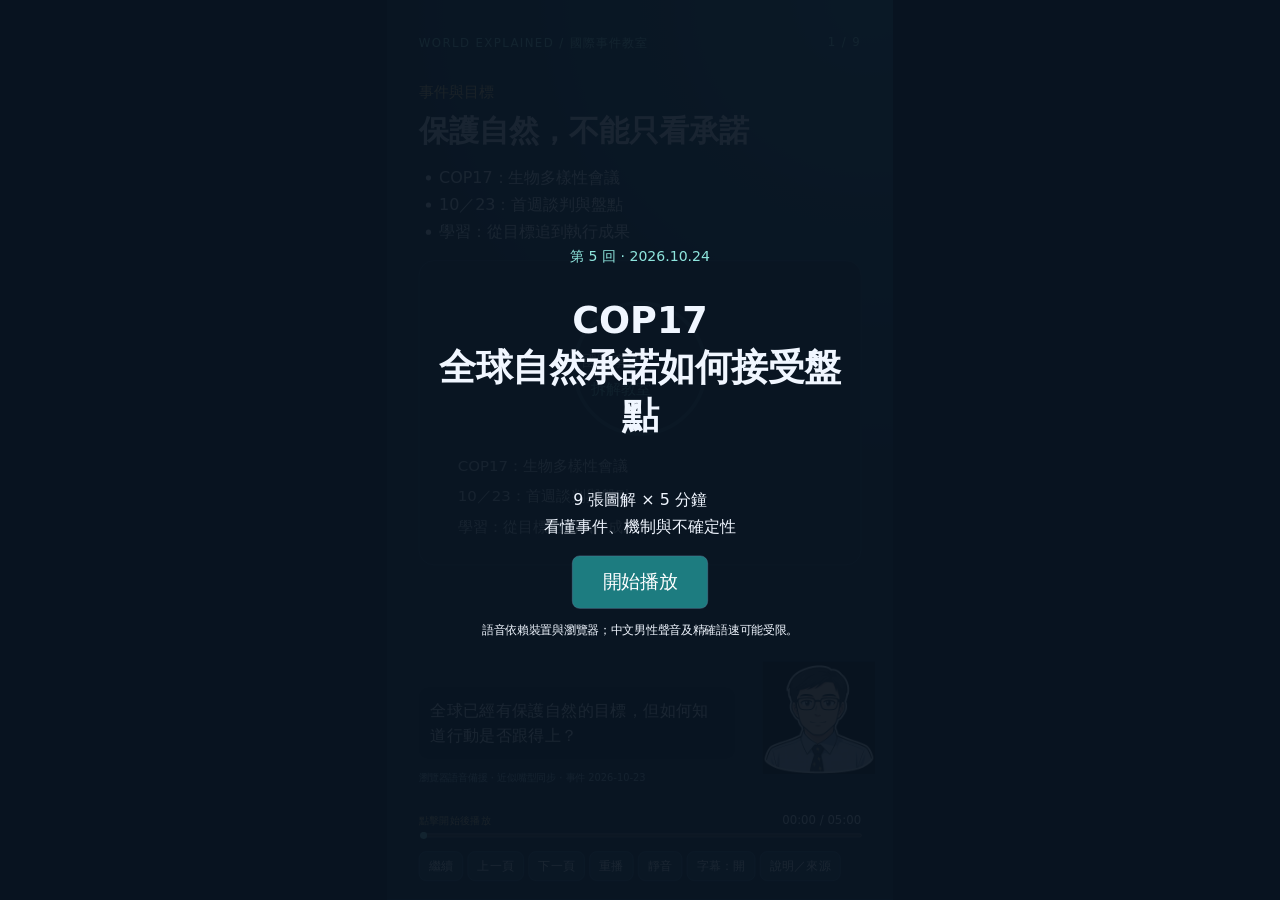
<file: content/1Ze9SQU7iny4Sb_XwvtYAN9VhrFL0F590.html>
<!doctype html><html lang="zh-Hant"><meta charset="utf-8"><meta name="viewport" content="width=device-width,initial-scale=1"><title>COP17：全球自然承諾如何接受盤點｜300秒</title><style>
*{box-sizing:border-box}body{margin:0;background:#081320;color:#f0f6ff;font-family:system-ui,"Noto Sans TC",sans-serif}button,a,input{touch-action:manipulation}button{font:inherit;cursor:pointer;border:1px solid #5b7d99;border-radius:16px;background:#16384e;color:#fff;padding:13px 20px}button:hover,button.active{background:#197b80}#wrap{position:relative;margin:auto;width:min(100vw,56.25vh);height:min(177.777vw,100vh);overflow:hidden}#stage{width:1080px;height:1920px;position:absolute;transform-origin:top left;background:radial-gradient(circle at 95% 0,#1d5365,transparent 45%),#0d2030;padding:76px 68px}header{display:flex;justify-content:space-between;font-size:25px;letter-spacing:3px;color:#8ee5dd}#kicker{margin-top:65px;color:#f3c876;font-size:32px}h1{font-size:64px;line-height:1.25;margin:22px 0 30px;max-width:940px}#points{font-size:34px;line-height:1.7;margin:0;min-height:176px;padding-left:43px}#visual{height:650px;margin-top:30px;border:1px solid #396075;border-radius:32px;background:#0b1929;overflow:hidden}svg{width:100%;height:100%;font-family:inherit}svg text{fill:#edf7ff;font-size:32px}svg .muted{fill:#99b6c8;font-size:25px}svg .accent{fill:#82e2d6}#interactive{height:110px;font-size:27px;padding-top:20px}#interactive button{margin:0 10px 6px 0}#hint{color:#b7d2de;font-size:25px;min-height:48px;max-width:660px}#sub{position:absolute;bottom:300px;left:68px;width:675px;min-height:130px;padding:24px;border-radius:20px;background:#061019;font-size:35px;line-height:1.5}#avatar{position:absolute;right:38px;bottom:268px;width:240px;height:240px}#avatar img{width:100%;height:100%}#mouth{position:absolute;left:44%;top:53%;width:16%;height:5%;border-radius:50%;background:#542c29;display:none}#avatar.speaking #mouth{display:block;animation:talk .19s infinite alternate}@keyframes talk{from{transform:scaleY(.25)}to{transform:scaleY(1)}}.footnote{position:absolute;bottom:245px;left:68px;font-size:21px;color:#a8c5d6}#controls{position:absolute;left:68px;right:68px;bottom:40px}#seek{width:100%;height:30px;accent-color:#8ee5dd}#row{display:flex;gap:10px;flex-wrap:wrap;font-size:26px;margin-top:15px}#clock{font-size:25px;float:right}#cover{position:absolute;inset:0;background:#091522ed;z-index:10;display:flex;flex-direction:column;justify-content:center;align-items:center;padding:90px;text-align:center}#cover h2{font-size:78px;line-height:1.3}#cover p{font-size:34px;line-height:1.7}#cover button{font-size:40px;background:#1d7c80;padding:28px 64px}.fade{animation:arrive .5s ease}@keyframes arrive{from{opacity:.2;transform:translateY(15px)}to{opacity:1;transform:none}}dialog{width:min(900px,94vw);max-height:85vh;background:#102636;color:#fff;border:1px solid #5c899d;border-radius:20px;padding:30px;font-size:20px;line-height:1.7}dialog a{color:#8ee5dd}dialog::backdrop{background:#000a}details{margin:18px 0}summary{cursor:pointer}#status{font-size:22px;color:#e8c67c}
</style><div id="wrap"><main id="stage"><header><span>WORLD EXPLAINED / 國際事件教室</span><span id="page"></span></header><div id="kicker"></div><h1 id="title"></h1><ul id="points"></ul><div id="visual"></div><div id="interactive"></div><div id="hint"></div><div id="sub" aria-live="polite"></div><div id="avatar"><img alt="指定人物講者" src="[data-uri]"><span id="mouth"></span></div><div class="footnote">瀏覽器語音備援 · 近似嘴型同步 · 事件 2026-10-23</div><div id="controls"><span id="status">點擊開始後播放</span><span id="clock">00:00 / 05:00</span><input id="seek" aria-label="播放進度" type="range" min="0" max="300" step="0.1" value="0"><div id="row"><button id="play">播放</button><button id="prev">上一頁</button><button id="next">下一頁</button><button id="restart">重播</button><button id="mute">靜音</button><button id="captions">字幕：開</button><button id="info">說明／來源</button></div></div><div id="cover"><div style="font-size:30px;color:#8ee5dd">第 5 回 · 2026.10.24</div><h2>COP17<br>全球自然承諾如何接受盤點</h2><p>9 張圖解 × 5 分鐘<br>看懂事件、機制與不確定性</p><button id="start">開始播放</button><p style="font-size:25px">語音依賴裝置與瀏覽器；中文男性聲音及精確語速可能受限。</p></div></main></div><dialog id="dialog"><button id="close">關閉</button><h2>操作說明與資料來源</h2><p>下載本 HTML 後，以 Chrome、Edge 或 Safari 開啟，按開始播放。統一時間軸為 300 秒，手動暫停不計入。圖表按鈕可切換情境；城市標記可點選。最後一頁先思考 8 秒，再自動揭示答案。</p><p>旁白採瀏覽器 speechSynthesis，未內嵌音訊。優先選用可用的中文男性語音，否則使用中文語音。可用聲音、連線需求與語音時間依裝置而異，不能保證完全離線。每段旁白字幕一致並切為短句，時間軸過頁時會取消未完語音；較慢裝置可能有截句。嘴型依語音播放狀態近似同步，不是精確對嘴。</p><p>事件日期：2026-10-23；資料查核：2026-10-24 12:41 +0800（Asia/Taipei）。本批已檢查指定資料夾與製作紀錄，避開核電及奧萊什基停火主題。</p><ol><li><a target="_blank" rel="noopener" href="https://www.cbd.int/conferences/2026">CBD 官方會議資訊</a></li><li><a target="_blank" rel="noopener" href="https://enb.iisd.org/un-biodiversity-conference-cbd-cop17-23Oct2026">IISD/ENB 10月23日現場紀錄</a></li><li><a target="_blank" rel="noopener" href="https://www.un.org/en/desa/cop17-the-world-has-a-plan-to-save-nature-is-it-working">聯合國對COP17背景解說</a></li></ol><p>查核註記：會期為10月19日至30日，本課焦點為10月23日首週進展。仍在談判的議題不寫成最終協議；沒有採用未完成查核的達標比例。</p><p>驗證範圍：時間軸及播放控制經程式模擬與Chromium操作檢查；桌機與手機尺寸已擷取畫面，代表頁完成目視檢查。測試瀏覽器沒有可用語音，因此實際旁白聽感與字幕、嘴型同步尚未實測。</p><details><summary>完整逐字稿與各頁時間</summary><div id="transcript"></div></details></dialog><script>
const slides=[{"title": "保護自然，不能只看承諾", "points": ["COP17：生物多樣性會議", "10／23：首週談判與盤點", "學習：從目標追到執行成果"], "narration": "全球已經有保護自然的目標，但如何知道行動是否跟得上？正在亞美尼亞舉行的生物多樣性會議，提供一個觀察窗口。本課以十月二十三日的首週進展為焦點，帶你分辨承諾、執行與成果。會議仍在進行，因此不把初步討論寫成已完成的最終協議。", "kicker": "事件與目標", "start": 0, "end": 33, "kind": "generic"}, {"title": "先分清是哪一場COP", "points": ["亞美尼亞葉里溫：會議地點", "CBD：生物多樣性公約", "COP：締約方共同開會"], "narration": "會議在亞美尼亞首都葉里溫舉行。這裡的公約是生物多樣性公約，常簡稱CBD。COP是締約方會議，意思是參與公約的各方共同開會。不同公約都可能使用COP這個縮寫，所以不能只看數字，就把生物多樣性會議和氣候會議當成同一場。", "kicker": "地理與角色", "start": 33, "end": 66, "kind": "generic"}, {"title": "框架、開會與近期進展", "points": ["2022：通過全球生物多樣性框架", "10／19：本次正式會期開始", "10／23：首週進展仍需續談"], "narration": "二零二二年，各方通過全球生物多樣性框架。二零二六年十月十九日，這次正式會期開始。十月二十三日的現場紀錄指出，部分議題已有進展，核心議題仍持續討論。理解這條時間線，能避免把多年目標當成今天已經完成的成績，也避免提前宣告整場談判結束。", "kicker": "發展時間軸", "start": 66, "end": 99, "kind": "generic"}, {"title": "生物多樣性，不只是物種數", "points": ["物種：有哪些生命？", "棲地：生命在哪裡生活？", "關係：生態系如何互相連結？"], "narration": "生物多樣性可以先從三個方向理解：有哪些生命，牠們生活在哪裡，以及彼此如何連結。這是入門教學的簡化整理。只列物種名單，還不能說明棲地是否完整；只看保護區面積，也不一定知道管理是否有效。因此，討論保育成果，需要多種資訊互相補充。", "kicker": "名詞與背景", "start": 99, "end": 132, "kind": "generic"}, {"title": "目標與成果，中間差了什麼", "points": ["目標：想達到的方向", "行動：投入資金與管理", "成果：現場是否真正改善？"], "narration": "把保育想成一份計畫：先提出目標，再投入資源和管理，最後觀察現場是否改善。三者不能互相替代。宣布計畫不代表已經執行，支出增加也不必然代表棲地恢復。這張比較圖是檢視政策的教學工具，不是本次會議已公布的成效排名。", "kicker": "比較與辨識", "start": 132, "end": 165, "kind": "generic"}, {"title": "為什麼需要全球盤點", "points": ["各地資訊 → 共同檢視", "辨認缺口 → 調整行動", "盤點進度，不是預先保證成功"], "narration": "全球盤點可以理解成共同檢查作業。不同地方整理自己的資訊，再討論哪些事情有進展，哪些地方需要調整。但資訊是否完整、指標如何比較，會影響結論。因此，盤點不是自動保證目標達成的儀式，而是讓各方有機會辨認落差與改變做法。", "kicker": "核心運作", "start": 165, "end": 198, "kind": "generic"}, {"title": "社區參與，為何也是重點", "points": ["國際：政府與原住民族參與", "在地：知識、權益與執行", "台灣延伸：尊重社區的保育"], "narration": "十月二十三日的現場紀錄特別談到原住民族與在地社區參與的制度安排。這提醒我們，保育不只是畫出地圖，也涉及知識、生活與權益。對台灣，可延伸思考社區如何參與保育規劃；但這是教學連結，不是說國際會議已替台灣某項計畫作出決定。", "kicker": "國際與台灣", "start": 198, "end": 231, "kind": "generic"}, {"title": "會議還沒結束，怎麼追蹤", "points": ["10／30：預定會期結束", "追蹤最終文件與執行安排", "區分現場紀錄與正式決議"], "narration": "官方會期預定到十月三十日。此刻閱讀首週消息，應保留後續變化的空間。現場紀錄能幫助理解討論，但正式決議仍要看最後文件。接下來值得追蹤資源如何安排、參與規則如何設計，以及盤點結果怎麼轉成具體行動。沒有文件的部分，就先標示待確認。", "kicker": "待觀察問題", "start": 231, "end": 264, "kind": "generic"}, {"title": "檢核：承諾變成果了嗎", "points": ["① 宣布目標＝已達成？", "② 不同公約COP＝同一會議？", "③ 首週進展＝最終協議？"], "narration": "最後三個問題。宣布保育目標是否代表已達成？不同公約的COP是否就是同一場會議？首週進展是否等於最後協議？三題都不能直接畫等號。今天帶走的重點，是從目標追到行動與成果，也要給仍在進行的談判保留不確定性。", "kicker": "理解檢核", "start": 264, "end": 300, "kind": "quiz"}]; const $=id=>document.getElementById(id);let t=0,running=false,muted=false,cc=true,index=-1,last=0,token=0,utter=null,speaking=false,low=false,doneKey='',spokenCaption='';const synth=window.speechSynthesis;const duration=300;
function resize(){let w=$('wrap').clientWidth;$('stage').style.transform=`scale(${w/1080})`}addEventListener('resize',resize);resize();
function fmt(x){return Math.floor(x/60).toString().padStart(2,'0')+':'+Math.floor(x%60).toString().padStart(2,'0')}
function svg(body){return `<svg viewBox="0 0 940 650" role="img" aria-label="${slides[index].title}">${body}</svg>`}function txt(x,y,s,c=''){return `<text x="${x}" y="${y}" class="${c}">${s}</text>`}function box(x,y,w,h,s){return `<rect x="${x}" y="${y}" width="${w}" height="${h}" rx="24" fill="#173e51" stroke="#59b6b4"/>`+txt(x+25,y+h/2+12,s)}
function draw(){const s=slides[index];let b='';$('interactive').innerHTML='';$('hint').textContent='';const node=(y,label,num)=>`<circle cx="105" cy="${y+54}" r="31" fill="#76d4c9"/>`+txt(94,y+65,String(num))+box(165,y,700,108,label);if(index===0){b='<circle cx="470" cy="230" r="140" fill="none" stroke="#76d4c9" stroke-width="8"/>'+txt(345,225,'國際事件')+txt(365,285,'拆解教室','accent');s.points.forEach((v,i)=>b+=txt(80,450+i*65,v));}else if(index===1){b=box(70,105,800,125,s.points[0])+txt(445,285,'↓')+box(70,325,800,125,s.points[1])+txt(70,560,'定位與角色關係示意；不是即時地圖','muted');$('interactive').innerHTML='<button data-city="'+s.points[0]+'">地點／角色①</button><button data-city="'+s.points[1]+'">地點／角色②</button>';}else if(index===2){b='<path d="M105 110V550" stroke="#76d4c9" stroke-width="7"/>';s.points.forEach((v,i)=>b+=node(95+i*180,v,i+1));}else if(index===4){b=txt(65,70,'點按下方，逐項比較概念','muted');let n=low?1:0;b+=box(65,130,810,155,s.points[n])+box(65,380,810,155,s.points[2]);$('interactive').innerHTML='<button data-case="high" class="'+(!low?'active':'')+'">比較第一項</button><button data-case="low" class="'+(low?'active':'')+'">比較第二項</button>';$('hint').textContent='概念比較示意；不表示數量或比例。';}else if(index===8){s.points.forEach((v,i)=>b+=box(65,65+i*180,810,125,v));$('interactive').innerHTML='<button data-answer="no">三題都不是</button><button data-answer="yes">三題都是</button>';}else{let mode=index===3||index===6;s.points.forEach((v,i)=>{b+=box(65,60+i*190,810,125,v);if(!mode&&i<2)b+=txt(440,230+i*190,'↓');});if(index===3)$('interactive').innerHTML='<button data-city="'+s.narration.slice(0,90)+'">展開名詞說明</button>';}$('visual').innerHTML=svg(b);}
function cancel(){token++;if(synth)synth.cancel();speaking=false;$('avatar').classList.remove('speaking');}
function parts(){return (slides[index].narration.match(/[^。！？]+[。！？]?/g)||[]).flatMap(x=>x.match(/.{1,28}(?:[，、；：]|$)|.{1,28}/g)||[]) }
function speakFrom(pos){cancel();spokenCaption='';if(!running||muted||!synth)return;const my=token;let arr=parts(),len=slides[index].end-slides[index].start;let n=Math.min(arr.length-1,Math.floor(pos/len*arr.length));function say(j){if(my!==token||!running||muted||j>=arr.length)return;utter=new SpeechSynthesisUtterance(arr[j]);utter.lang='zh-TW';utter.rate=1;let voices=synth.getVoices();utter.voice=voices.find(v=>/zh|cmn/i.test(v.lang)&&/male|男|yun|david|hanhan/i.test(v.name))||voices.find(v=>v.lang==='zh-TW')||voices.find(v=>/^zh/.test(v.lang))||null;utter.onstart=()=>{if(my!==token)return;speaking=true;spokenCaption=arr[j];$('sub').textContent=cc?arr[j]:'';$('avatar').classList.add('speaking')};utter.onend=()=>{if(my!==token)return;speaking=false;$('avatar').classList.remove('speaking');say(j+1)};utter.onerror=()=>{if(my!==token)return;speaking=false;$('avatar').classList.remove('speaking');$('status').textContent='語音不可用；時間軸仍播放'};synth.speak(utter)}say(n)}
function render(force=false){let ni=Math.min(8,slides.findIndex(s=>t<s.end));if(ni<0)ni=8;if(ni!==index||force){index=ni;const s=slides[index];$('kicker').textContent=s.kicker;$('title').textContent=s.title;$('points').innerHTML=s.points.map(x=>'<li>'+x+'</li>').join('');$('page').textContent=`${index+1} / 9`;$('title').classList.remove('fade');void $('title').offsetWidth;$('title').classList.add('fade');draw();speakFrom(t-s.start);doneKey='';}let local=t-slides[index].start;if(!speaking){let p=parts(),n=Math.min(p.length-1,Math.floor(local/(slides[index].end-slides[index].start)*p.length));$('sub').textContent=cc?(spokenCaption&&!muted?spokenCaption:p[n]):'';}if(!cc)$('sub').textContent='';$('seek').value=t;$('clock').textContent=fmt(t)+' / 05:00';$('play').textContent=running?'暫停':'繼續';if(slides[index].kind==='quiz'&&!doneKey){$('hint').textContent=local<8?'思考倒數：'+Math.ceil(8-local)+' 秒':'答案：三題都不是。目標不等於成果；各公約會議不同；首週進展不是最終協議。';}document.documentElement.style.setProperty('--progress',local/33);$('visual').style.opacity=.85+.15*Math.min(1,local/2);[...$('visual').querySelectorAll('rect,circle,path')].forEach((e,i)=>{e.style.opacity=.3+.7*Math.min(1,Math.max(0,(local-i*.35)/1.5));});}
function setTime(v){cancel();t=Math.max(0,Math.min(300,v));if(t===300)running=false;render(true)}function toggle(){if(running){running=false;cancel();}else{if(t>=300)t=0;running=true;last=performance.now();speakFrom(t-slides[Math.max(0,index)].start)}render()}
$('start').onclick=()=>{$('cover').style.display='none';running=true;last=performance.now();render(true);$('status').textContent='瀏覽器語音 · 近似嘴型同步'};$('play').onclick=toggle;$('prev').onclick=()=>setTime(slides[Math.max(0,index-1)].start);$('next').onclick=()=>setTime(slides[Math.min(8,index+1)].start);$('restart').onclick=()=>setTime(0);$('seek').oninput=e=>setTime(+e.target.value);$('mute').onclick=()=>{muted=!muted;$('mute').textContent=muted?'開啟聲音':'靜音';if(muted)cancel();else speakFrom(t-slides[index].start)};$('captions').onclick=()=>{cc=!cc;$('captions').textContent=cc?'字幕：開':'字幕：關';if(cc&&utter&&speaking)$('sub').textContent=utter.text;render()};let resumeAfter=false;$('info').onclick=()=>{resumeAfter=running;if(running)toggle();$('dialog').showModal()};$('close').onclick=()=>$('dialog').close();$('dialog').onclose=()=>{if(resumeAfter&&!running)toggle();resumeAfter=false};$('interactive').onclick=e=>{let b=e.target.closest('button');if(!b)return;if(b.dataset.city)$('hint').textContent=b.dataset.city;if(b.dataset.case){low=b.dataset.case==='low';draw()}if(b.dataset.answer){doneKey='answered';$('hint').textContent=(b.dataset.answer==='no'?'答對了！':'再想一下：')+'三題都不是。今天帶走的重點，是從目標追到行動與成果，也要給仍在進行的談判保留不確定性。'}};
$('transcript').innerHTML=slides.map(s=>`<h3>${fmt(s.start)}–${fmt(s.end)} ${s.title}</h3><p>${s.narration}</p>`).join('');function loop(now){if(running){t=Math.min(300,t+(now-last)/1000);if(t>=300){running=false;cancel();$('status').textContent='播放完畢'}}last=now;render();requestAnimationFrame(loop)}render();requestAnimationFrame(loop);window.lessonTest={get:()=>({t,running,muted,index,speaking}),seek:setTime,slides};
</script></html>
</file>
<file: style.css>
:root{font-size:20px;--bg:#f7fafb;--paper:#fff;--ink:#203548;--muted:#536b7b;--line:#d8e3e8;--accent:#087f8c;--soft:#e5f6f3;color-scheme:light}*{box-sizing:border-box}html{scroll-behavior:smooth}body{margin:0;background:var(--bg);color:var(--ink);font-family:system-ui,'Microsoft JhengHei',sans-serif;line-height:1.65}button,input,select{font:inherit}button,a,input,select{-webkit-tap-highlight-color:transparent}button,.primary{cursor:pointer;border:1px solid var(--line);background:var(--paper);color:var(--ink);border-radius:12px;padding:.55rem .85rem;min-height:48px}button:hover{border-color:var(--accent);background:var(--soft)}a{color:var(--accent)}:focus-visible{outline:3px solid #e39717;outline-offset:4px}header{padding:1rem max(4vw,20px);display:flex;justify-content:space-between;gap:15px;align-items:center;background:var(--paper);border-bottom:1px solid var(--line)}.brand{text-decoration:none;color:var(--ink);font-size:1.2rem;font-weight:800}.brand>span:first-child{background:var(--accent);color:white;padding:5px 12px;border-radius:12px}main{max-width:1320px;margin:auto;padding:2rem 4vw 4rem}.hero{background:linear-gradient(115deg,#e2f6ee,#e7f1ff);border-radius:28px;padding:2.7rem;display:grid;grid-template-columns:1.2fr 1fr;align-items:center;gap:1rem;color:#203548}.eyebrow{letter-spacing:.16em;font-size:.8rem;font-weight:750;color:#087f8c}h1{font-size:clamp(1.9rem,4vw,3rem);line-height:1.4;margin:.6rem 0}h2{font-size:1.5rem;margin:.3rem 0}p{margin:.7rem 0}.hero p:not(.eyebrow){max-width:30rem}.hero svg{width:100%;max-height:330px}.primary{display:inline-block;background:#087f8c;color:#fff;text-decoration:none;border:0;margin-top:1rem}.float{animation:bob 5s ease-in-out infinite}@keyframes bob{50%{transform:translateY(-8px)}}#library{scroll-margin-top:20px;margin-top:2.8rem}.sectionHead,.tabs,.dialogHead,.playerFoot{display:flex;justify-content:space-between;align-items:center;gap:15px}.toolbar{display:flex;gap:.8rem;flex-wrap:wrap;background:var(--paper);border:1px solid var(--line);padding:1rem;border-radius:18px;margin:1rem 0}.toolbar label{display:grid;gap:.25rem;flex:1;min-width:145px}.toolbar label:first-child{flex:2;min-width:230px}input,select{background:var(--paper);color:var(--ink);border:1px solid var(--line);border-radius:10px;padding:.55rem;width:100%;min-height:48px;min-width:0}.toolbar>button{align-self:end}.tabs{justify-content:flex-start;flex-wrap:wrap;margin:1rem 0}.tabs button[aria-pressed=true]{background:var(--accent);color:#fff}#count{margin-left:auto;color:var(--muted)}#status{color:var(--muted);font-size:.9rem}.cards{display:grid;grid-template-columns:repeat(3,minmax(0,1fr));gap:1.2rem}.card{background:var(--paper);border:1px solid var(--line);border-radius:20px;overflow:hidden;transition:transform .2s,box-shadow .2s}.card:hover{transform:translateY(-4px);box-shadow:0 10px 28px #183b4920}.art{height:140px;display:grid;place-items:center;background:var(--tint);color:#203548;font-size:3rem;position:relative}.art:before,.art:after{content:'';position:absolute;width:75px;height:75px;border:1px solid #ffffff99;border-radius:50%;left:10%;top:10%}.art:after{left:auto;right:10%;top:30%;width:100px;height:100px}.cardBody{padding:1.1rem}.card h3{font-size:1.2rem;margin:.4rem 0 1rem}.card time{font-size:.9rem;color:var(--muted)}.cardActions{display:flex;gap:.5rem}.cardActions button:first-child{flex:1;background:var(--accent);color:white}.empty{grid-column:1/-1;padding:3rem;text-align:center;border:2px dashed var(--line);border-radius:20px}footer{text-align:center;padding:2rem;background:var(--paper);border-top:1px solid var(--line);color:var(--muted)}footer p{font-size:.85rem}dialog{border:1px solid var(--line);border-radius:22px;background:var(--paper);color:var(--ink);max-width:min(720px,94vw);width:100%;max-height:90dvh;padding:1.4rem}dialog::backdrop{background:#102d42b8;backdrop-filter:blur(4px)}.settingRows{display:grid;gap:.75rem;margin:1rem 0}.settingRows label{display:grid;grid-template-columns:1fr 1.2fr;align-items:center;gap:1rem}.dialogHead h2{font-size:1.2rem}.dialogHead button{flex-shrink:0}#settings p{font-size:.85rem;color:var(--muted)}#player{max-width:98vw;width:1400px;height:96dvh;max-height:96dvh;padding:.6rem}#player[open]{display:flex;flex-direction:column}#playerHint{font-size:.8rem;margin:.3rem}iframe{width:100%;flex:1;min-height:0;border:0;background:#102e3c;border-radius:12px}.playerFoot{font-size:.85rem;margin-top:.4rem}.skip{position:absolute;left:10px;top:-100px}.skip:focus{top:10px;background:white;padding:15px;z-index:10}:root[data-font=small]{font-size:18px}:root[data-font=large]{font-size:24px}:root[data-theme=dark]{--bg:#111e2a;--paper:#1b2e3d;--ink:#eff5f8;--muted:#b6c9d5;--line:#405766;--accent:#36c6b6;--soft:#284c51;color-scheme:dark}:root[data-theme=dark] .cardActions button:first-child,:root[data-theme=dark] .tabs button[aria-pressed=true]{color:#102e3c}#shell[data-device=phone]{max-width:540px}#shell[data-device=tablet]{max-width:900px}#shell[data-device=desktop]{max-width:1440px}#shell[data-device=phone] .hero{grid-template-columns:1fr;padding:1.3rem}#shell[data-device=phone] .cards,#shell[data-layout=portrait] .cards{grid-template-columns:1fr}#shell[data-device=tablet] .cards{grid-template-columns:repeat(2,minmax(0,1fr))}#shell[data-layout=portrait]{max-width:740px}#shell[data-layout=portrait] .hero{grid-template-columns:1fr}#shell[data-layout=landscape] .cards{grid-template-columns:repeat(2,minmax(0,1fr))}@media(max-width:950px){.cards{grid-template-columns:repeat(2,minmax(0,1fr))}.hero{padding:1.6rem}}@media(max-width:620px){header{flex-wrap:wrap}header button{font-size:.9rem}.hero{grid-template-columns:1fr;padding:1.3rem}.hero svg{max-height:190px}.cards,#shell[data-device] .cards,#shell[data-layout] .cards{grid-template-columns:1fr}main{padding:1rem 4vw 2rem}.sectionHead{flex-wrap:wrap}.toolbar label,.toolbar label:first-child{min-width:100%;flex:1}.dialogHead{flex-wrap:wrap}.settingRows label{grid-template-columns:1fr 1fr}#playerTitle{font-size:1rem}}@media(prefers-reduced-motion:reduce){*{animation:none!important;transition:none!important;scroll-behavior:auto!important}}
</file>
